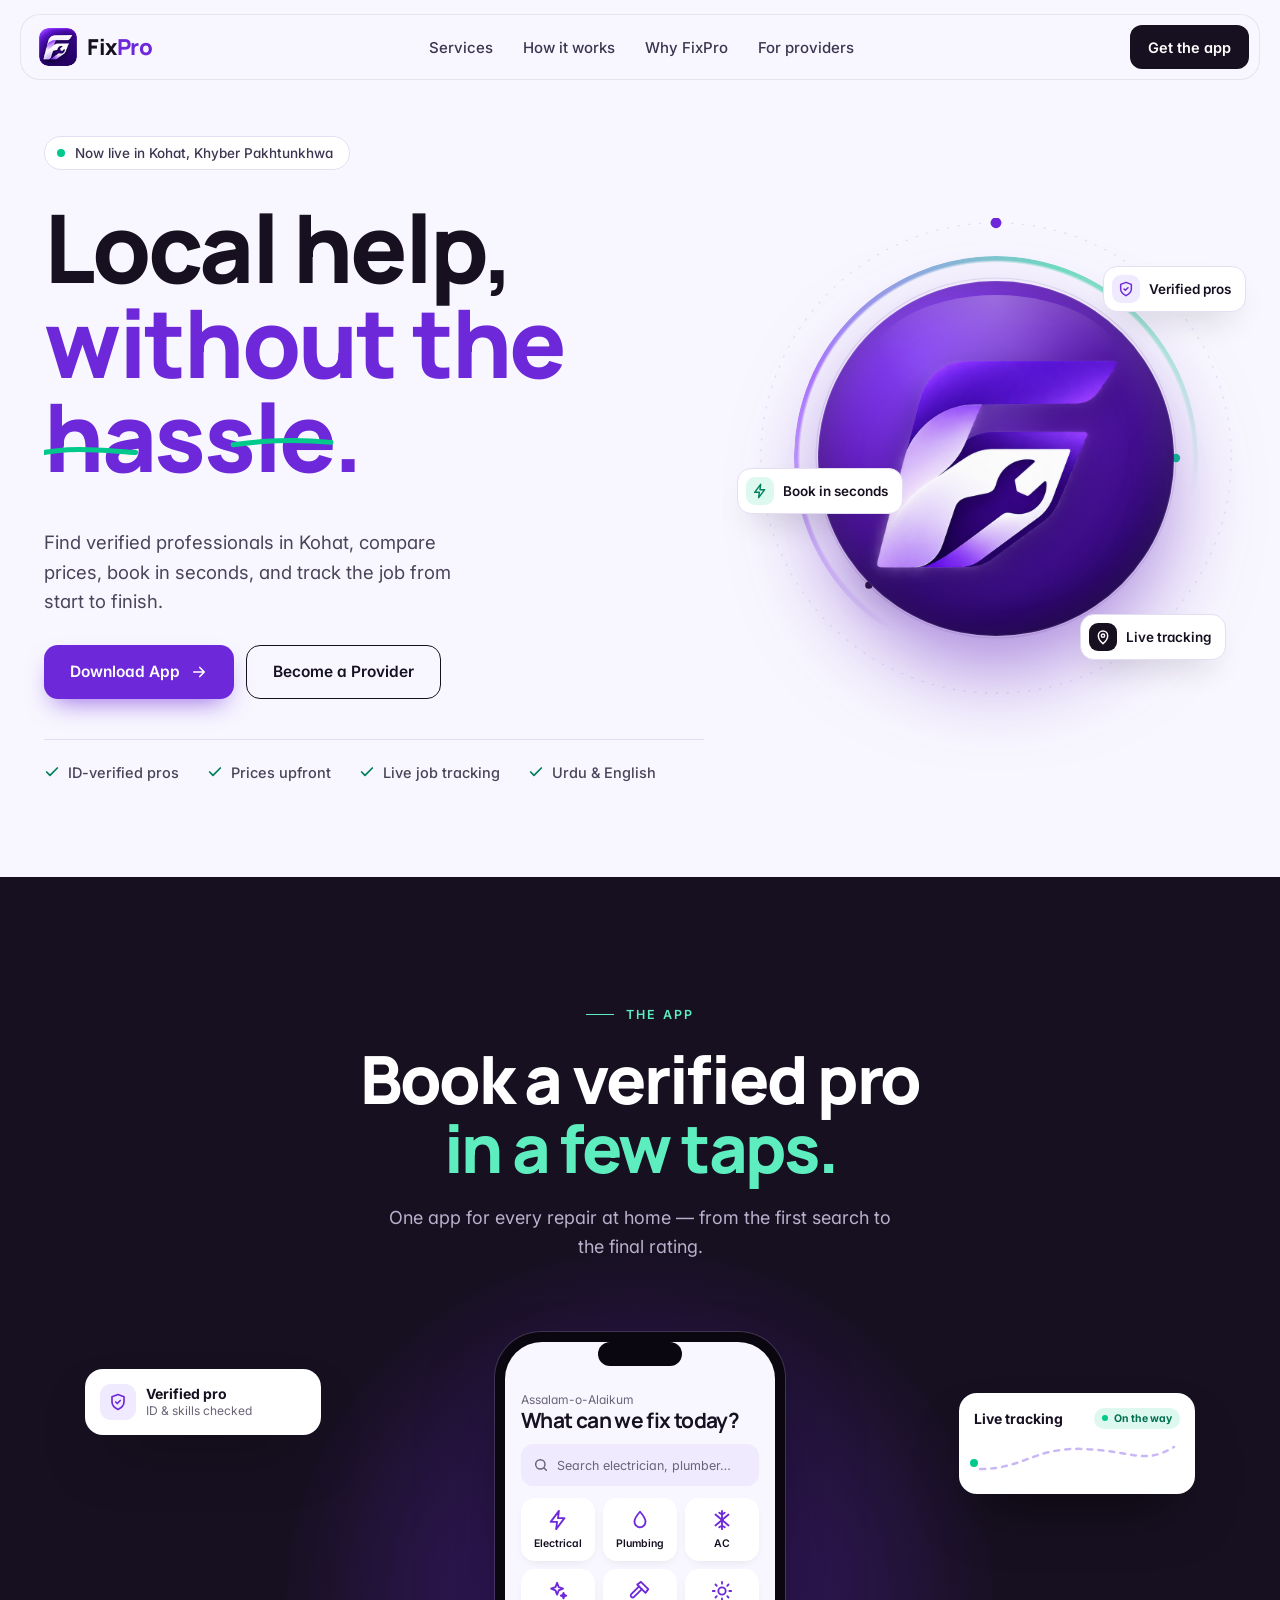
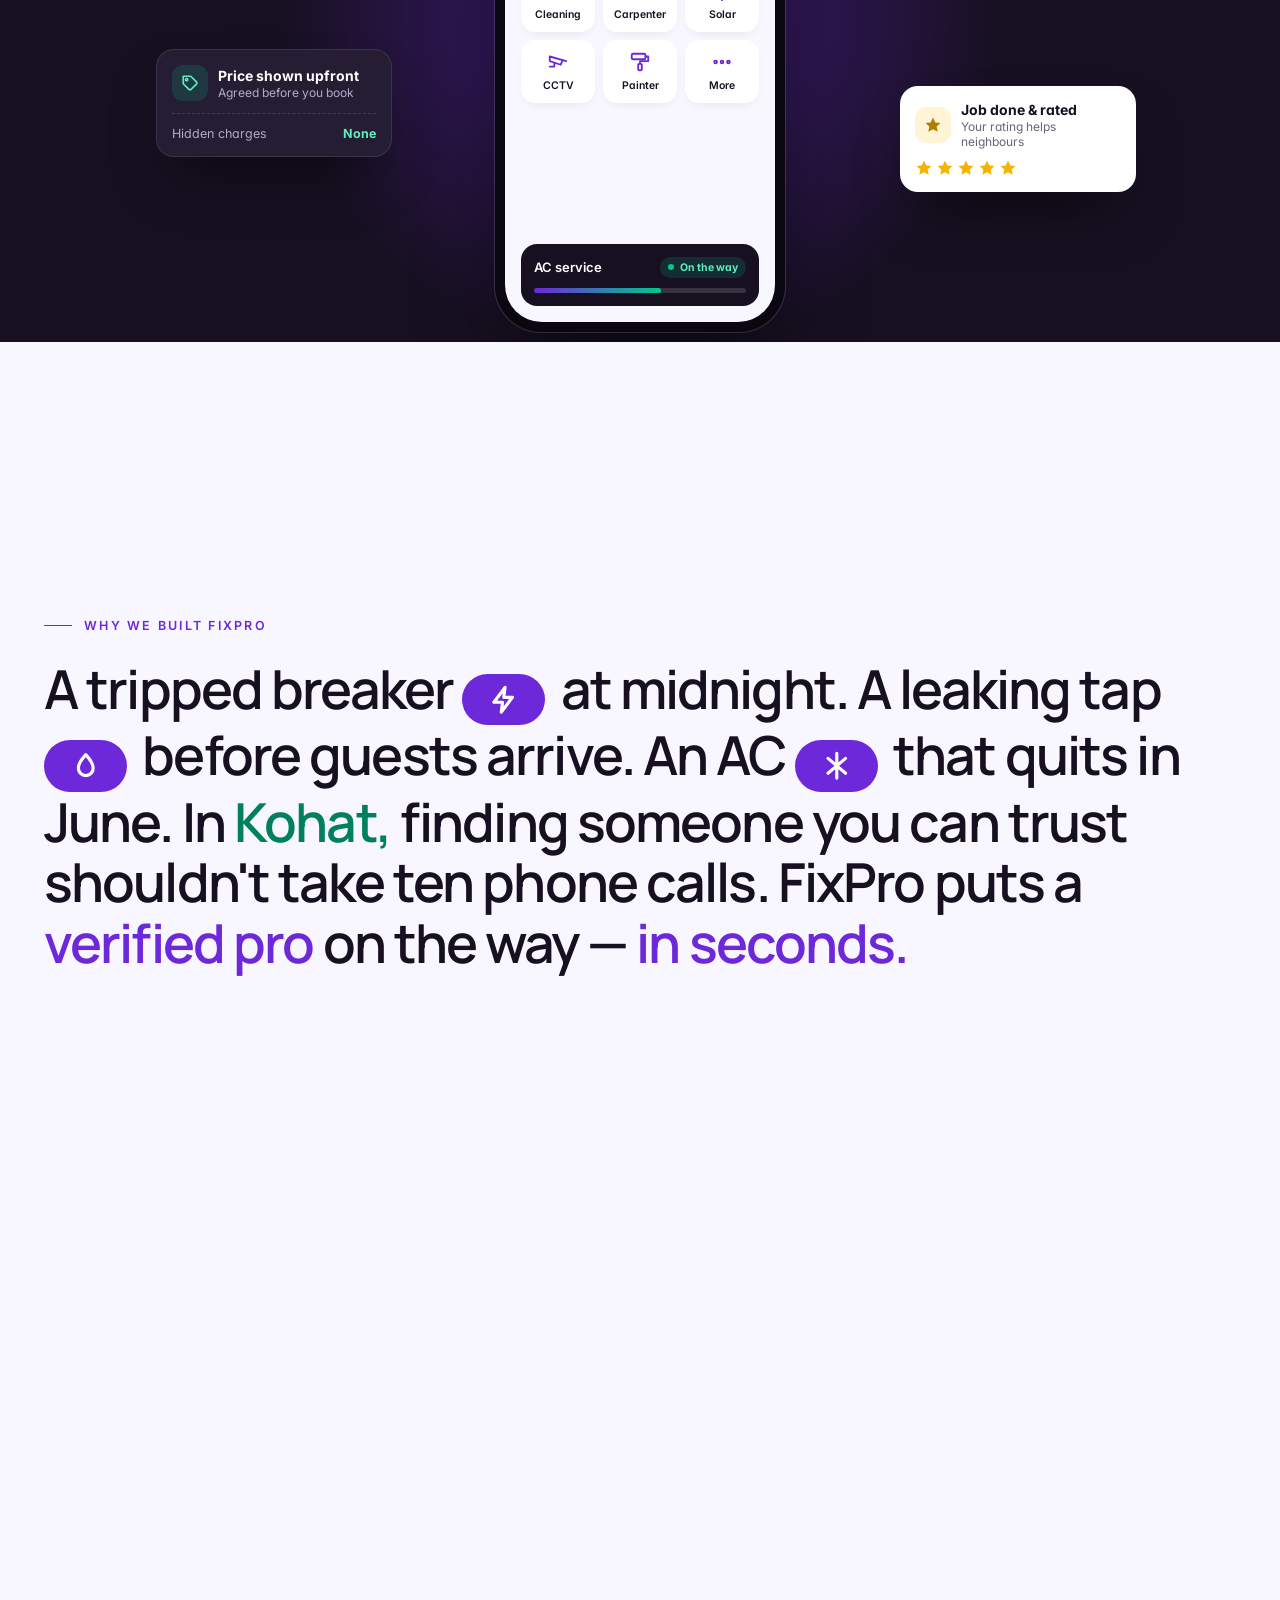
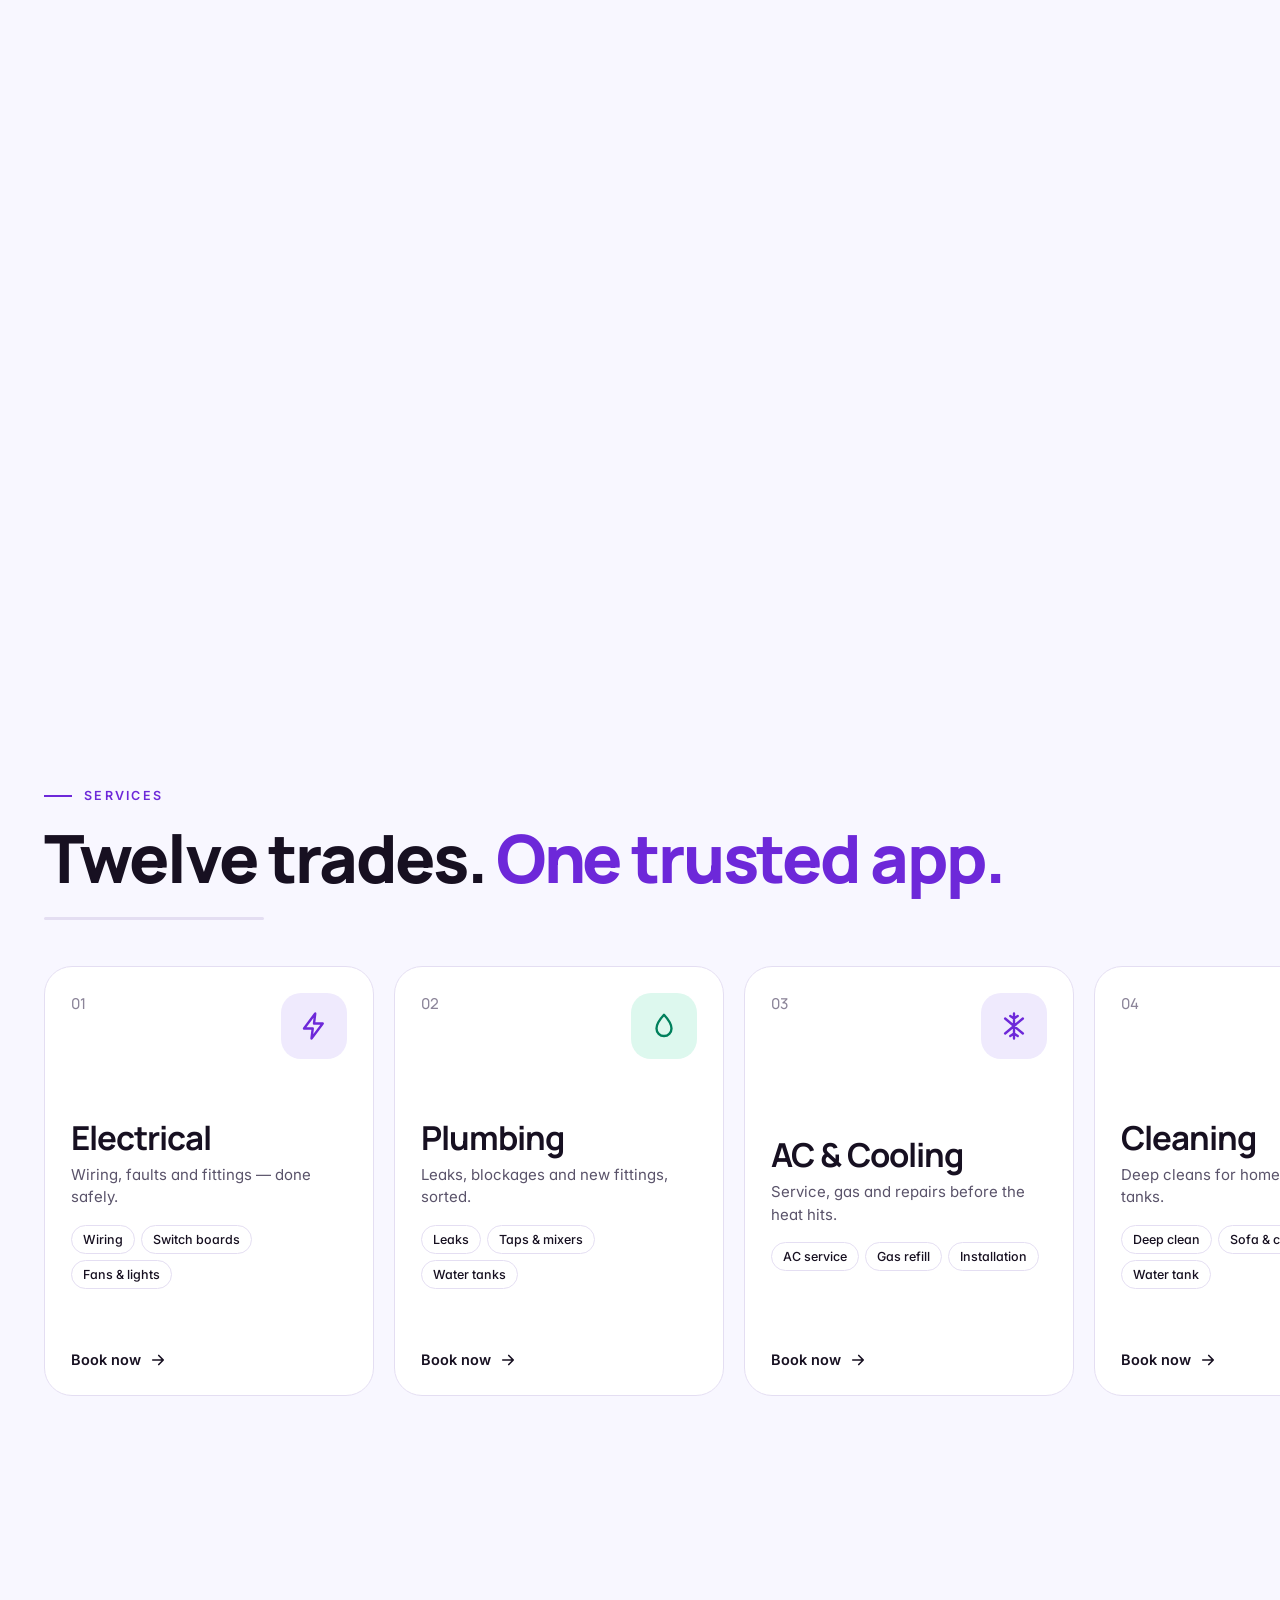
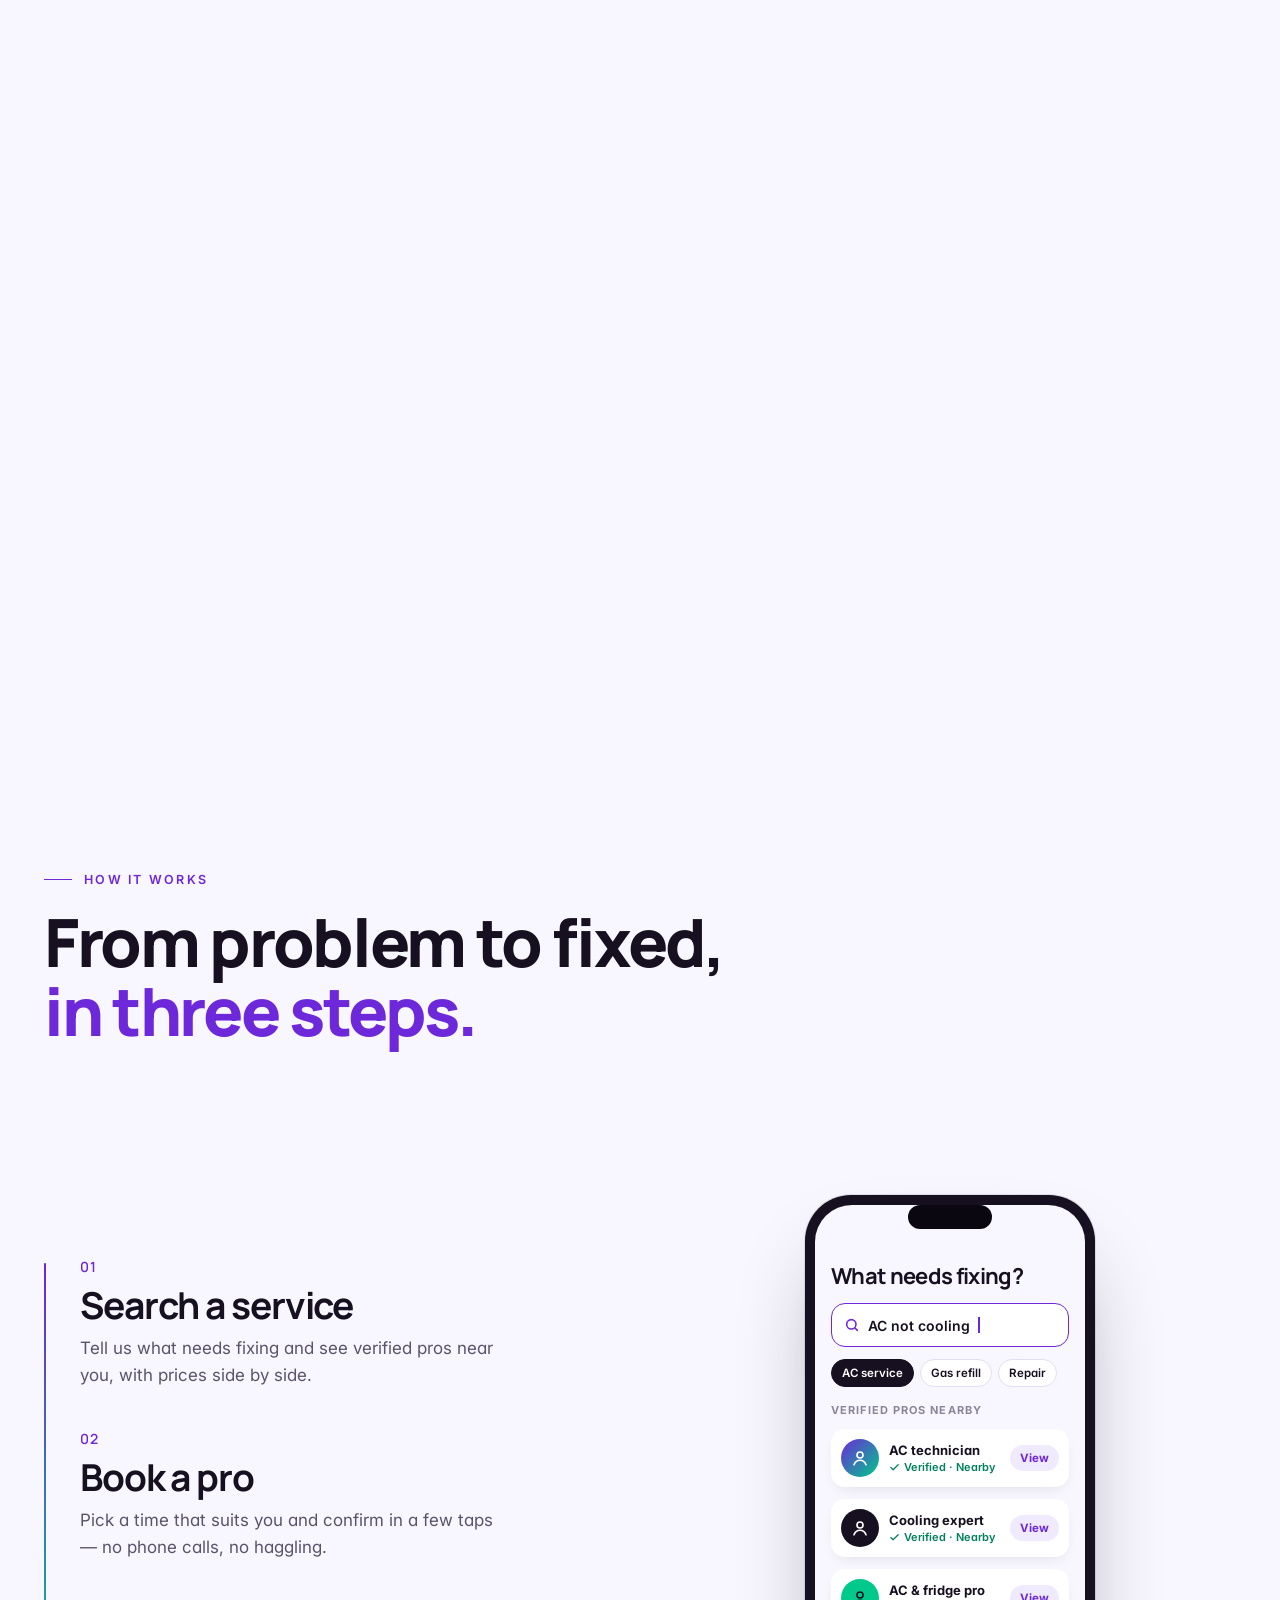
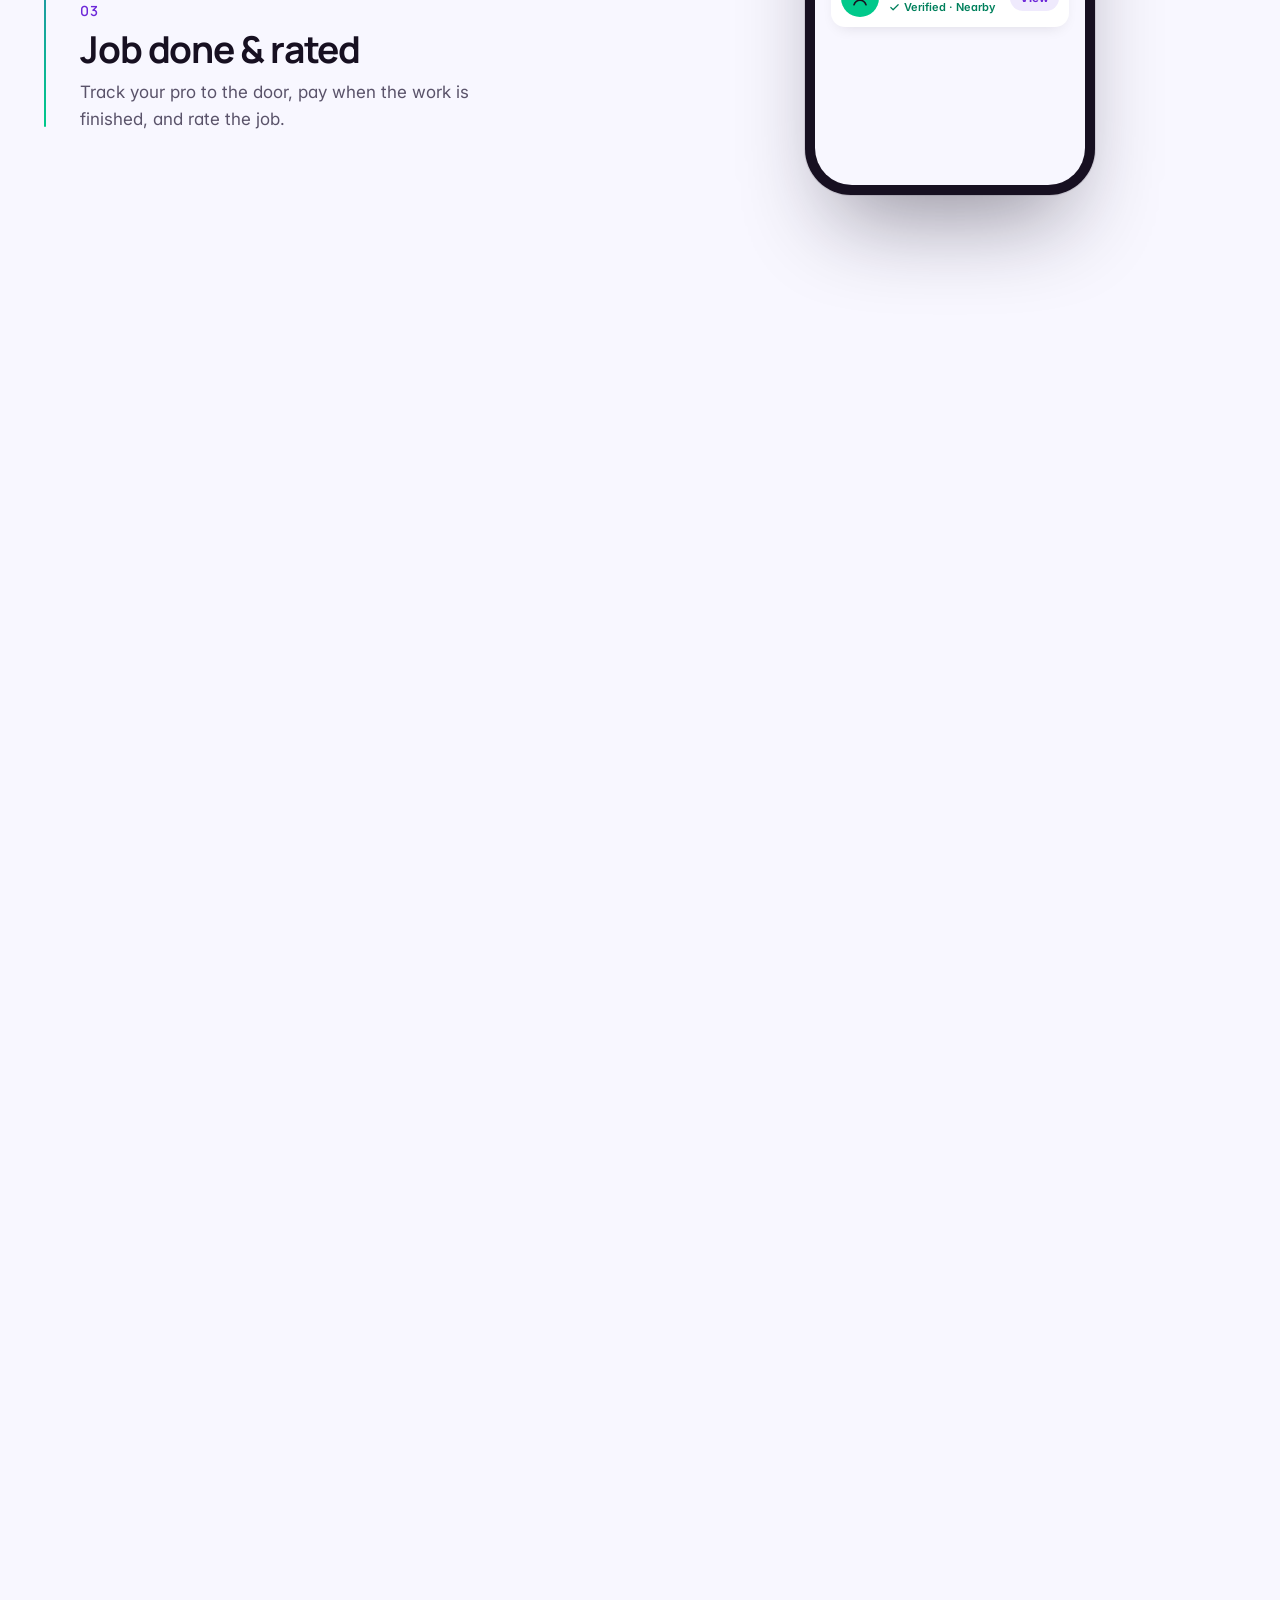
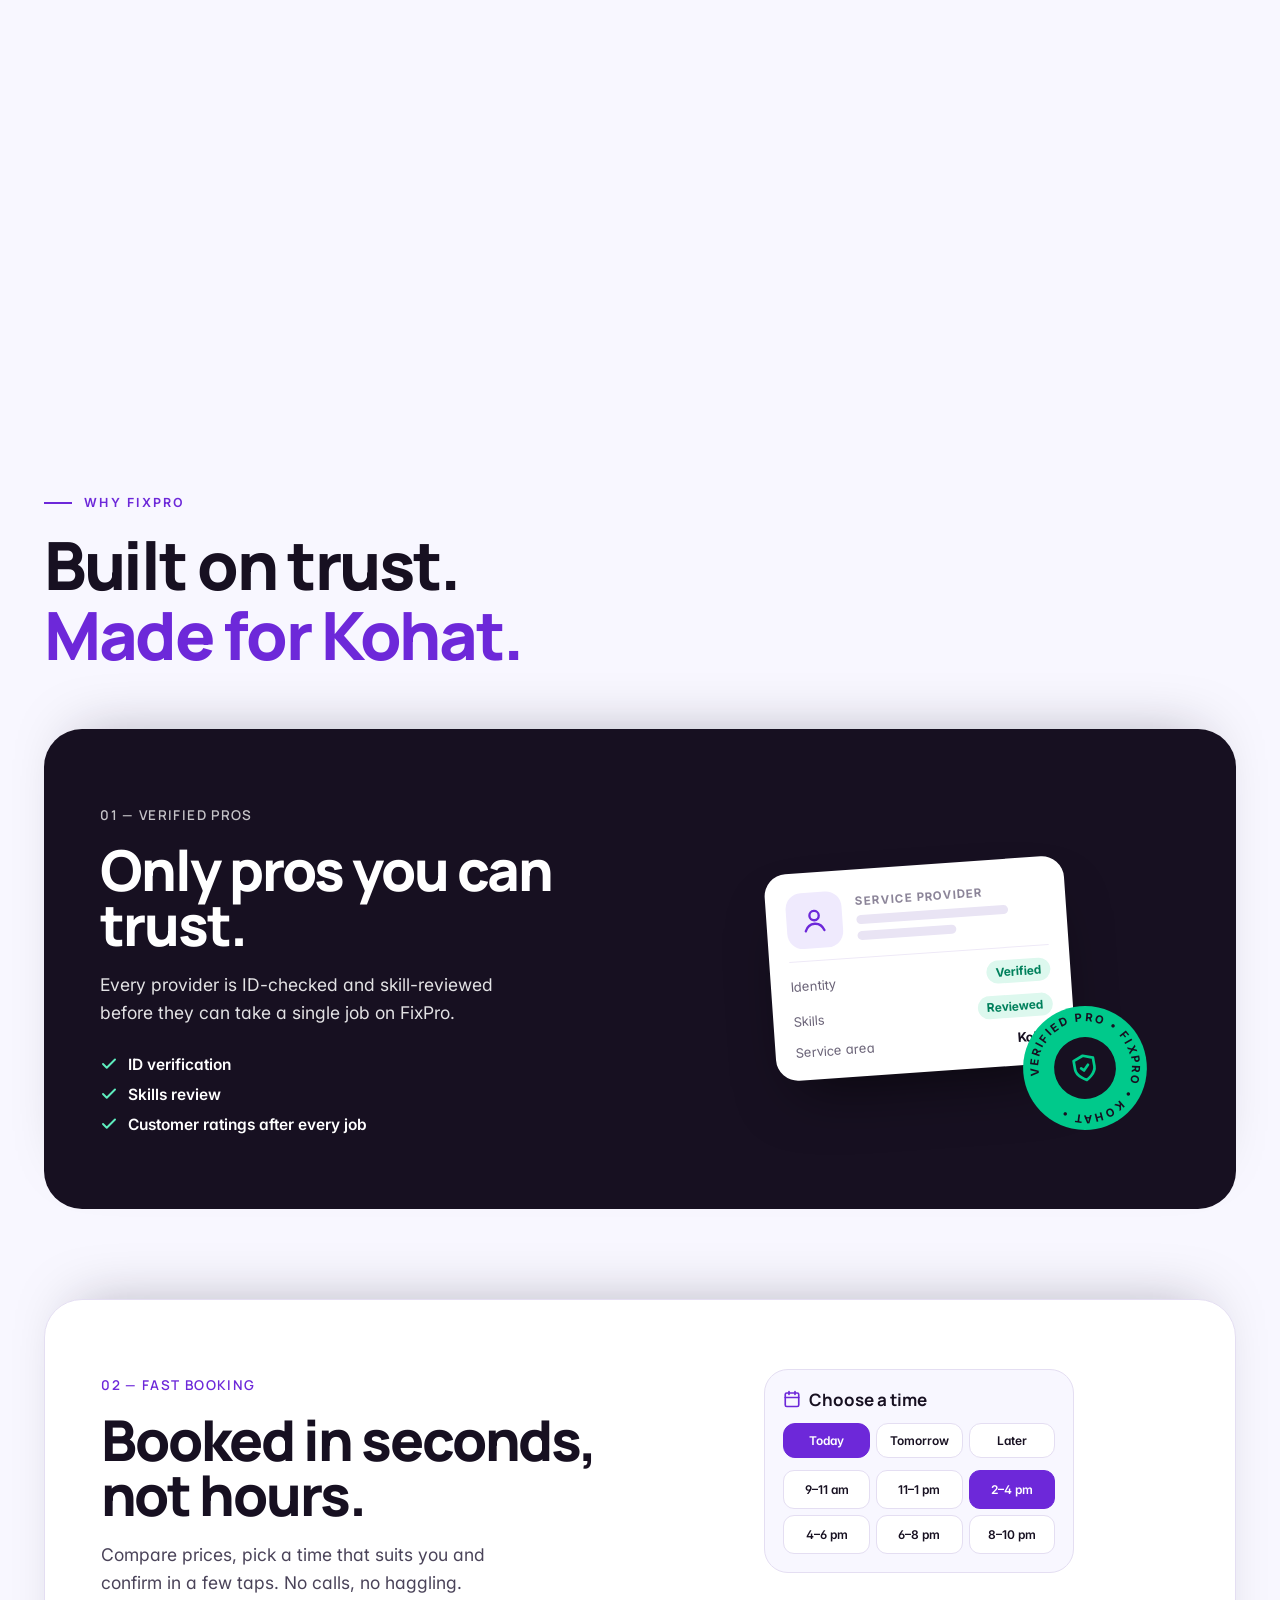
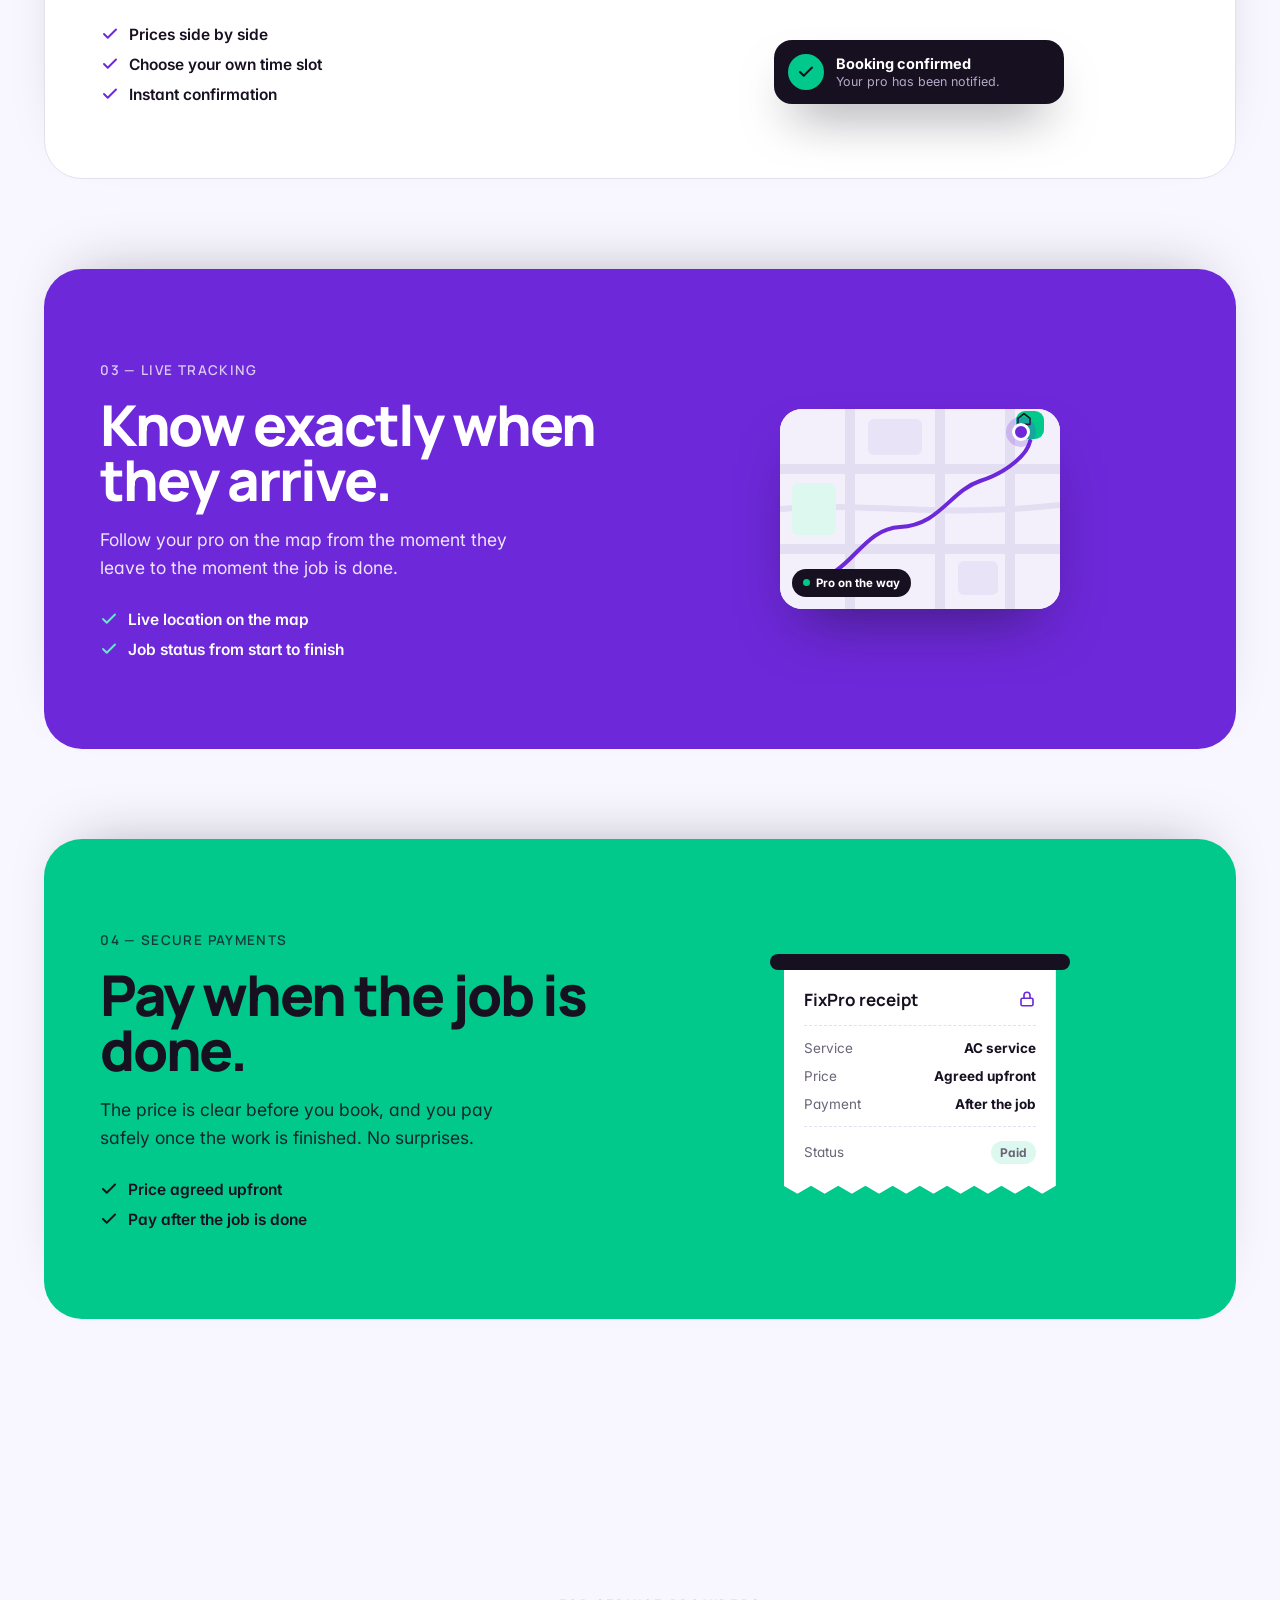
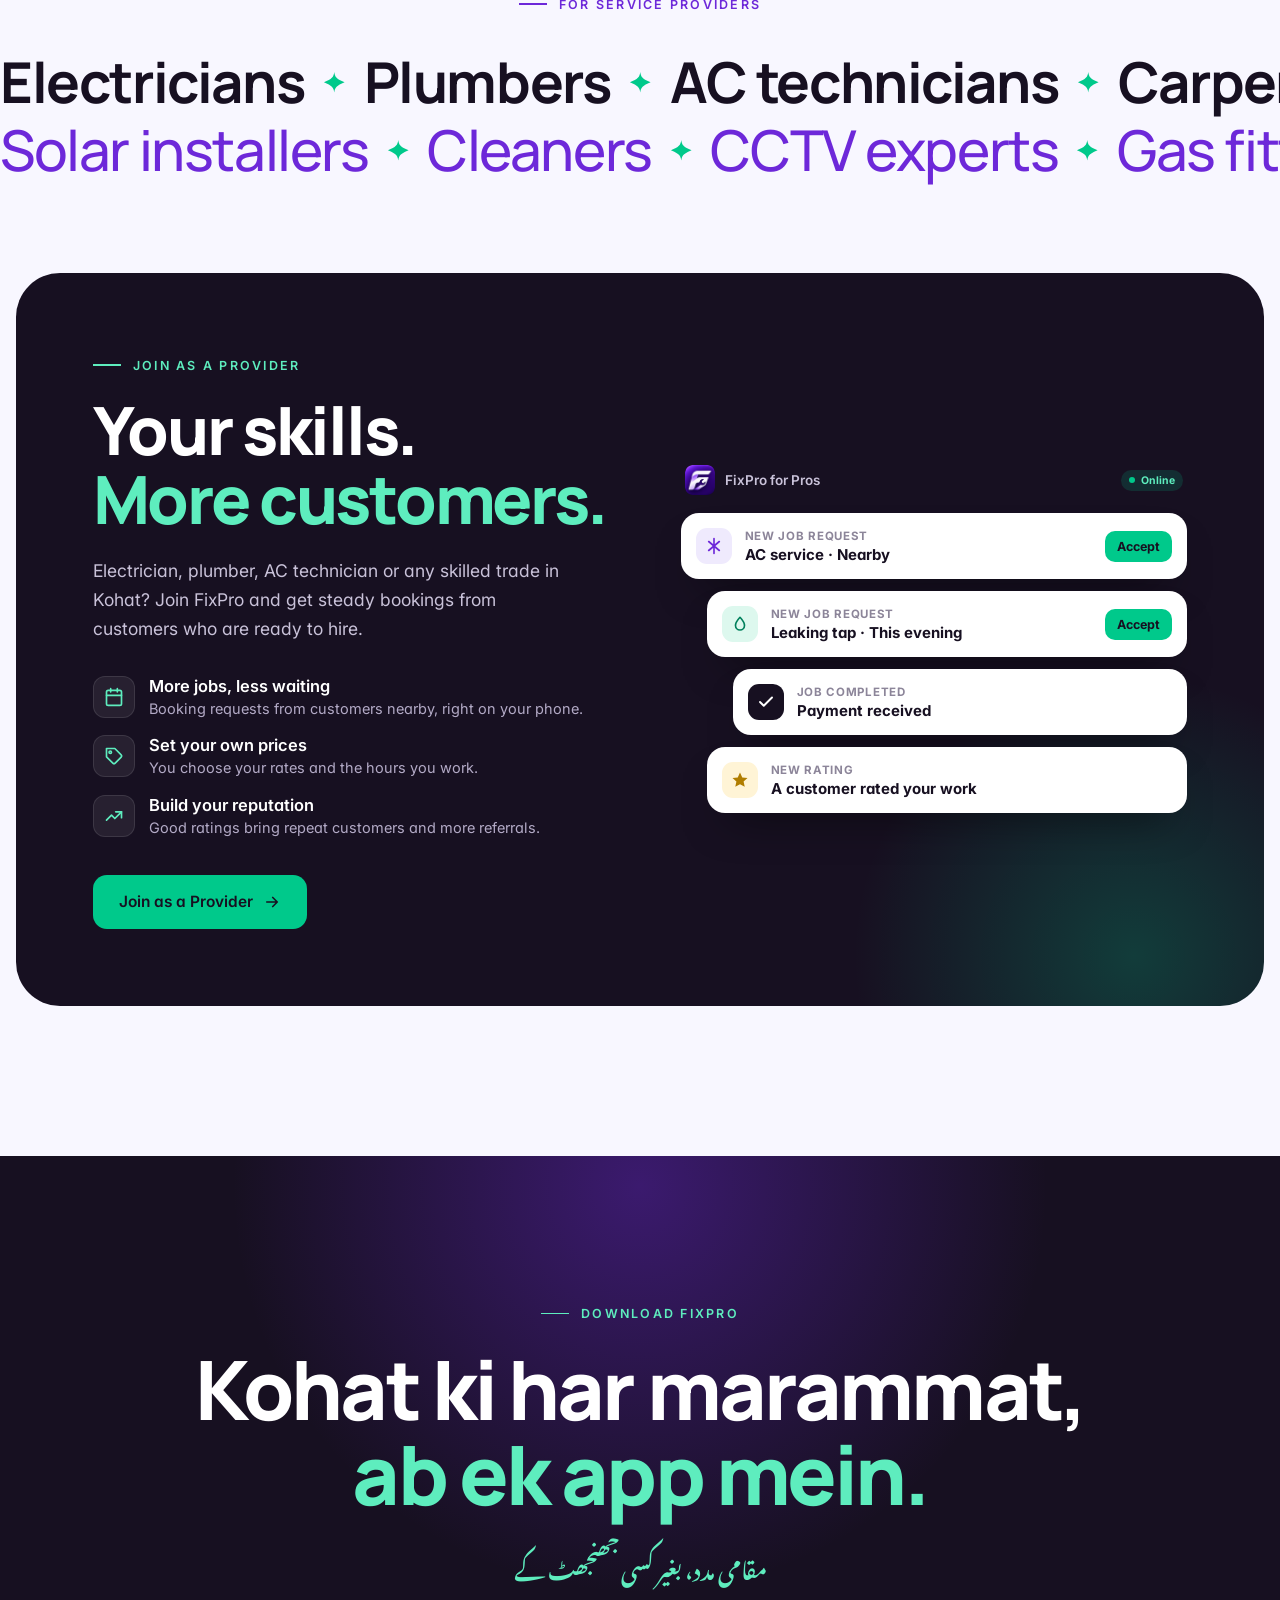
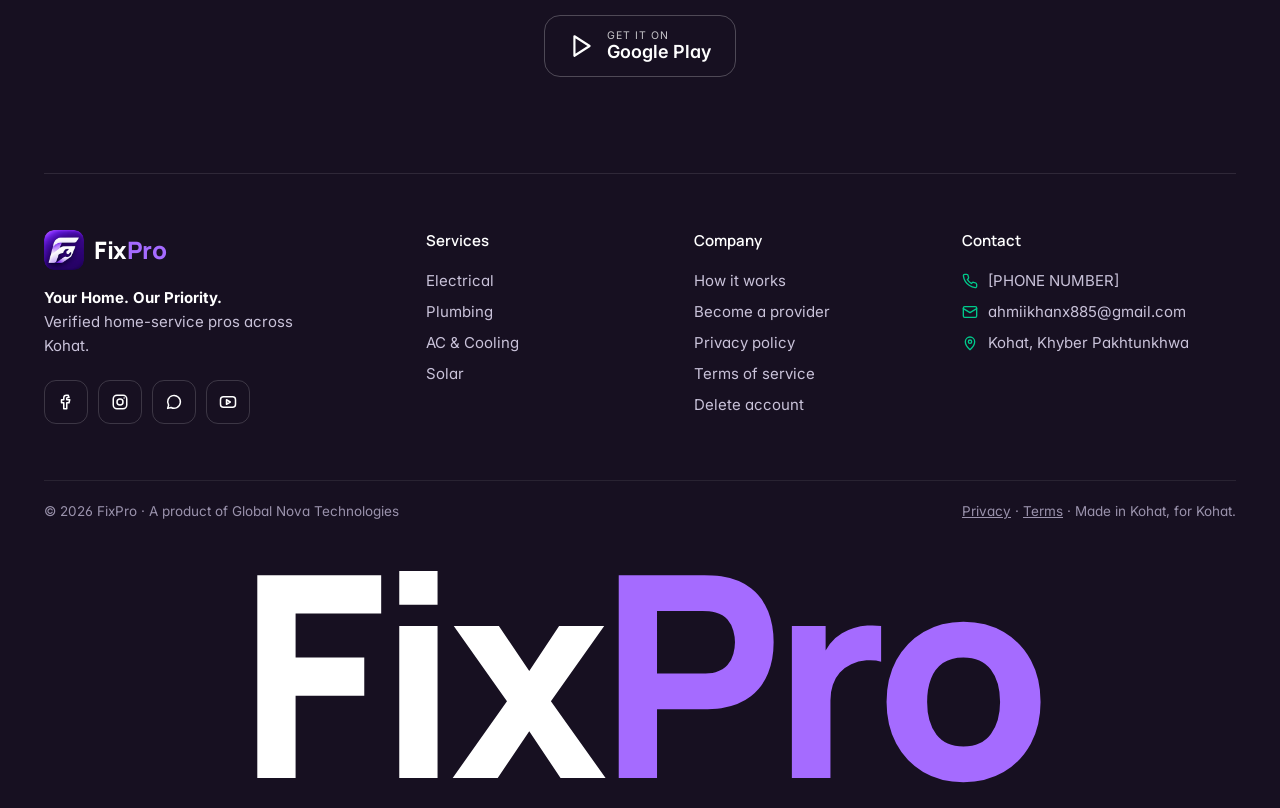
<file: index.html>
<!doctype html>
<html lang="en">
<head>
<meta charset="utf-8">
<meta name="viewport" content="width=device-width, initial-scale=1">
<title>FixPro — Your Home. Our Priority.</title>
<meta name="description" content="Find verified professionals in Kohat, compare prices, book in seconds, and track the job from start to finish.">
<meta name="theme-color" content="#5F1AB9">
<link rel="icon" type="image/png" href="img/favicon.png">
<link rel="apple-touch-icon" href="img/favicon.png">
<meta property="og:type" content="website">
<meta property="og:title" content="FixPro — Your Home. Our Priority.">
<meta property="og:description" content="Verified home-service pros in Kohat. Book in seconds and track the job from start to finish.">
<meta property="og:image" content="img/fixpro-og.png">
<meta name="twitter:card" content="summary">
<link rel="preconnect" href="https://fonts.googleapis.com">
<link rel="preconnect" href="https://fonts.gstatic.com" crossorigin>
<link href="https://fonts.googleapis.com/css2?family=Inter:wght@400..700&amp;family=Manrope:wght@500..800&amp;family=Noto+Nastaliq+Urdu:wght@600&amp;display=swap" rel="stylesheet">
<style>
body{margin:0;background:#F8F7FF}
html{scroll-behavior:smooth}
.fp *,.fp *::before,.fp *::after{box-sizing:border-box}
a{color:#6D28D9}a:hover{color:#4C1D95}
button{font-family:inherit}
.fp{font-family:'Inter',system-ui,sans-serif;color:#171021;background:#F8F7FF;overflow-x:clip;-webkit-font-smoothing:antialiased;-moz-osx-font-smoothing:grayscale;text-rendering:optimizeLegibility;font-feature-settings:'cv11','ss01';font-size:16px}
.disp{font-family:'Manrope',system-ui,sans-serif}
.ser{font-family:inherit;font-style:normal;font-weight:inherit;color:#6D28D9}
.wrap{max-width:1240px;margin:0 auto;padding:0 24px}
.eyb{display:inline-flex;align-items:center;gap:12px;font-size:12.5px;font-weight:600;letter-spacing:.18em;text-transform:uppercase;color:#6D28D9}
.eyb::before{content:"";width:28px;height:1.5px;background:currentColor}
.eyb-l{color:#5EEDBE}
.h2{margin:0;font-family:'Manrope',sans-serif;font-weight:800;font-size:clamp(38px,5.2vw,76px);line-height:1.04;letter-spacing:-.035em}
.h2 .ser{letter-spacing:inherit}
.ln{display:block;overflow:clip;padding-bottom:.12em;margin-bottom:-.12em}
.ln>span{display:inline-block}

/* ---------- keyframes ---------- */
@keyframes lineUp{from{transform:translateY(112%) rotate(4deg)}to{transform:none}}
@keyframes fadeUp{from{opacity:0;transform:translateY(26px)}to{opacity:1;transform:none}}
@keyframes wipeUp{from{clip-path:inset(100% 0 0 0)}to{clip-path:inset(0 0 0 0)}}
@keyframes slideIn{from{opacity:0;transform:translateX(-18px)}to{opacity:1;transform:none}}
@keyframes popIn{0%{transform:scale(0)}70%{transform:scale(1.14)}100%{transform:scale(1)}}
@keyframes drawIn{from{stroke-dashoffset:100}to{stroke-dashoffset:0}}
@keyframes twinkle{0%,100%{transform:scale(1) rotate(0deg)}50%{transform:scale(.8) rotate(22deg)}}
@keyframes pulse{0%{box-shadow:0 0 0 0 rgba(0,201,139,.55)}80%,100%{box-shadow:0 0 0 10px rgba(0,201,139,0)}}
@keyframes spin{to{transform:rotate(360deg)}}
@keyframes blink{50%{opacity:0}}
@keyframes bob{0%,100%{transform:translateY(0)}50%{transform:translateY(-8px)}}
@keyframes ride{from{offset-distance:0%}to{offset-distance:100%}}
@keyframes fillLoop{from{width:22%}to{width:80%}}

/* ---------- nav ---------- */
.nav{position:sticky;top:0;z-index:60;padding:14px 16px 0;pointer-events:none}
.nav-pill{pointer-events:auto;max-width:1240px;margin:0 auto;display:flex;align-items:center;justify-content:space-between;gap:16px;padding:10px 10px 10px 18px;border-radius:20px;background:rgba(248,247,255,.8);backdrop-filter:blur(18px) saturate(160%);-webkit-backdrop-filter:blur(18px) saturate(160%);border:1px solid rgba(23,16,33,.08);position:relative;overflow:clip}
.nav-links{display:flex;gap:30px;font-size:15px;font-weight:500}
.nav-links a{color:#3D3550;text-decoration:none;position:relative;padding:6px 0}
.nav-links a::after{content:"";position:absolute;left:0;right:0;bottom:0;height:1.5px;background:#6D28D9;transform:scaleX(0);transform-origin:right;transition:transform .4s cubic-bezier(.16,1,.3,1)}
.nav-links a:hover{color:#171021}
.nav-links a:hover::after{transform:scaleX(1);transform-origin:left}
.nav-prog{position:absolute;left:0;right:0;bottom:0;height:2px;background:linear-gradient(90deg,#6D28D9,#00C98B);transform-origin:left;transform:scaleX(0)}
.menu-btn{display:none;width:44px;height:44px;border-radius:12px;border:1px solid rgba(23,16,33,.12);background:#fff;color:#171021;align-items:center;justify-content:center;cursor:pointer;padding:0}
.menu[hidden]{display:none !important}
.menu{pointer-events:auto;max-width:1240px;margin:8px auto 0;padding:10px;border-radius:20px;background:#fff;border:1px solid rgba(23,16,33,.08);box-shadow:0 20px 40px -20px rgba(23,16,33,.3);display:flex;flex-direction:column;animation:fadeUp .3s ease both}
.menu a{color:#171021;text-decoration:none;font-weight:600;font-size:17px;padding:14px 12px;border-radius:12px}
.menu a:hover{background:#F1ECFD}

/* ---------- buttons ---------- */
.btn{display:inline-flex;align-items:center;gap:10px;min-height:54px;padding:0 26px;border-radius:14px;font-weight:600;font-size:15.5px;text-decoration:none;transition:transform .3s cubic-bezier(.16,1,.3,1),background-color .3s,color .3s,box-shadow .3s;white-space:nowrap}
.btn svg{transition:transform .35s cubic-bezier(.16,1,.3,1)}
.btn:hover svg{transform:translateX(4px)}
.btn-p{background:#6D28D9;color:#fff;box-shadow:0 12px 26px -10px rgba(109,40,217,.7)}
.btn-p:hover{background:#5B21B6;color:#fff;transform:translateY(-2px)}
.btn-o{border:1.5px solid #171021;color:#171021}
.btn-o:hover{background:#171021;color:#fff}
.btn-i{background:#171021;color:#fff}
.btn-i:hover{background:#2E2440;color:#fff}
.btn-m{background:#00C98B;color:#171021}
.btn-m:hover{background:#3BE2AC;color:#171021;transform:translateY(-2px)}
.btn-sm{min-height:44px;padding:0 18px;font-size:14.5px;border-radius:12px}

/* ---------- hero ---------- */
.hero{padding:56px 0 96px;position:relative}
.hero-grid{display:grid;grid-template-columns:minmax(0,1.32fr) minmax(0,1fr);gap:32px;align-items:center}
.badge{display:inline-flex;align-items:center;gap:10px;padding:8px 16px 8px 12px;border-radius:999px;background:#fff;border:1px solid #E4DEF2;font-size:13.5px;font-weight:500;color:#3D3550}
.dot{width:8px;height:8px;border-radius:50%;background:#00C98B;animation:pulse 2s ease-out infinite;flex:none}
.h1{margin:30px 0 0;font-family:'Manrope',sans-serif;font-weight:800;font-size:clamp(52px,7.4vw,118px);line-height:1;letter-spacing:-.03em}
.h1 .ser{color:#6D28D9;letter-spacing:-.025em}
.h1 .ln>span{animation:lineUp 1.2s cubic-bezier(.16,1,.3,1) both}
.strike{position:relative;display:inline-block}
.strike svg{position:absolute;left:-4%;top:46%;width:108%;height:.34em;overflow:visible}
.strike path{stroke-dasharray:100;animation:drawIn 1s cubic-bezier(.65,0,.35,1) 1.45s both}
.hero-sub{display:flex;flex-wrap:wrap;align-items:flex-end;justify-content:space-between;gap:28px;margin-top:44px}
.hero-sub p{margin:0;max-width:430px;font-size:18.5px;line-height:1.6;color:#4A4359}
.ctas{display:flex;flex-wrap:wrap;gap:12px}
.trust{display:flex;flex-wrap:wrap;gap:10px 28px;margin-top:40px;padding-top:24px;border-top:1px solid #E4DEF2;font-size:14.5px;font-weight:500;color:#4A4359}
.trust span{display:inline-flex;align-items:center;gap:8px}
.fu{animation:fadeUp 1s cubic-bezier(.16,1,.3,1) both}
.mark-art{position:relative;width:100%;max-width:480px;justify-self:end;aspect-ratio:1/1;display:flex;align-items:center;justify-content:center}
.rings{position:absolute;inset:0;width:100%;height:100%;animation:spin 90s linear infinite}
.mark-svg{position:relative;width:68%;height:auto;overflow:visible}
.mk-g{transform-box:fill-box;transform-origin:center}
.mk-f{animation:wipeUp 1.1s cubic-bezier(.7,0,.2,1) .3s both}
.mk-p{animation:wipeUp 1.1s cubic-bezier(.7,0,.2,1) .48s both}
.mk-pu{animation:slideIn .8s cubic-bezier(.16,1,.3,1) 1s both}
.mk-c{transform-box:fill-box;transform-origin:center;animation:popIn .75s cubic-bezier(.2,.8,.2,1) 1.2s both}
.mk-s{transform-box:fill-box;transform-origin:center;animation:popIn .6s cubic-bezier(.2,.8,.2,1) 1.45s both,twinkle 3.4s ease-in-out 2.2s infinite}
.tagpos{position:absolute;z-index:2}
.tag{display:inline-flex;align-items:center;gap:9px;padding:8px 14px 8px 8px;border-radius:14px;background:#fff;border:1px solid #E4DEF2;box-shadow:0 16px 34px -16px rgba(23,16,33,.3);font-size:13.5px;font-weight:600;white-space:nowrap;animation:fadeUp .9s cubic-bezier(.16,1,.3,1) both}
.tag i{display:flex;width:28px;height:28px;border-radius:9px;align-items:center;justify-content:center;font-style:normal}
.bob{animation:bob 6s ease-in-out infinite}
.t-p{background:#EFEAFD;color:#6D28D9}.t-m{background:#DDF8EE;color:#00805C}.t-i{background:#171021;color:#fff}

/* ---------- stage ---------- */
.stage{position:relative;background:#171021;color:#fff;overflow:clip;padding:130px 0 0}
.stage-head{position:relative;z-index:2;text-align:center;display:flex;flex-direction:column;align-items:center;gap:22px;padding:0 24px}
.stage-head p{margin:0;max-width:520px;font-size:18px;line-height:1.6;color:#B9B1CC}
.stage-body{position:relative;max-width:1180px;height:610px;margin:70px auto 0}
.stage-glow{position:absolute;left:50%;top:30%;width:820px;height:820px;margin-left:-410px;border-radius:50%;background:radial-gradient(circle,rgba(109,40,217,.5),rgba(109,40,217,0) 62%);pointer-events:none}
.phone{position:relative;width:290px;height:600px;border-radius:46px;background:#0B0711;padding:10px;box-shadow:0 0 0 1px rgba(255,255,255,.14),0 50px 90px -24px rgba(0,0,0,.7)}
.phone-l{background:#171021;box-shadow:0 0 0 1px rgba(23,16,33,.1),0 50px 90px -30px rgba(23,16,33,.45)}
.phone-scr{position:relative;width:100%;height:100%;border-radius:37px;background:#F8F7FF;overflow:clip;color:#171021}
.notch{position:absolute;left:50%;top:10px;width:84px;height:24px;margin-left:-42px;border-radius:14px;background:#0B0711;z-index:3}
.stage-phone{position:absolute;left:50%;top:0;margin-left:-145px;z-index:1}
.hm{position:absolute;inset:0;padding:50px 16px 16px;display:flex;flex-direction:column;gap:12px}
.hm-hi{font-size:12px;color:#6B6478}
.hm-t{font-family:'Manrope',system-ui,sans-serif;font-weight:700;font-size:21px;letter-spacing:-.03em;line-height:1.1;margin-top:2px}
.hm-s{display:flex;align-items:center;gap:8px;height:42px;padding:0 12px;border-radius:12px;background:#EFEAFD;color:#6B6478;font-size:12.5px}
.hm-g{display:grid;grid-template-columns:repeat(3,minmax(0,1fr));gap:8px}
.hm-g span{display:flex;flex-direction:column;align-items:center;gap:6px;padding:11px 0;border-radius:14px;background:#fff;font-size:10.5px;font-weight:600;box-shadow:0 4px 12px -6px rgba(23,16,33,.14)}
.hm-g svg{color:#6D28D9}
.hm-b{background:#171021;color:#fff;border-radius:16px;padding:13px;display:flex;flex-direction:column;gap:10px;margin-top:auto}
.hm-b div{display:flex;justify-content:space-between;align-items:center;font-size:13px;font-weight:600}
.live{display:inline-flex;align-items:center;gap:6px;font-size:10.5px;font-weight:700;padding:4px 8px;border-radius:999px;background:rgba(0,201,139,.16);color:#5EEDBE}
.live .dot{width:6px;height:6px}
.track{height:5px;border-radius:5px;background:rgba(255,255,255,.14);overflow:clip}
.track i{display:block;height:100%;width:60%;background:linear-gradient(90deg,#6D28D9,#00C98B);border-radius:5px;animation:fillLoop 5s ease-in-out infinite alternate}
.flt{position:absolute;z-index:2}
.fcard{background:#fff;color:#171021;border-radius:18px;padding:15px;box-shadow:0 30px 60px -24px rgba(0,0,0,.65);display:flex;flex-direction:column;gap:10px;width:236px}
.fcard-d{background:#251D33;color:#fff;border:1px solid rgba(255,255,255,.1)}
.fc-row{display:flex;align-items:center;gap:10px}
.fc-row b{font-size:14px;font-weight:700;display:block}
.fc-row small{font-size:12px;color:#6B6478;display:block;margin-top:1px}
.fcard-d .fc-row small{color:#B3AAC6}
.fi{flex:none;width:36px;height:36px;border-radius:11px;display:flex;align-items:center;justify-content:center}
.mini{position:relative;height:40px}
.mini-dot{position:absolute;left:0;top:0;width:12px;height:12px;margin:-6px 0 0 -6px;border-radius:50%;background:#00C98B;border:2px solid #fff;offset-path:path('M6 30 C 50 30 60 8 110 10 S 170 26 200 8');offset-rotate:0deg;animation:ride 4s ease-in-out infinite alternate}
.stars{display:flex;gap:3px;color:#F5B300}
.tick{border-top:1.5px dashed #E4DEF2;margin:2px 0}

/* ---------- manifesto ---------- */
.mani{height:1900px;view-timeline:--mani block;position:relative}
.pin-in{position:sticky;top:0;height:min(100svh,900px);display:flex;align-items:center;overflow:clip}
.mani-txt{margin:26px 0 0;font-family:'Manrope',sans-serif;font-weight:600;font-size:clamp(28px,4.2vw,62px);line-height:1.13;letter-spacing:-.035em;max-width:1140px}
.mw{color:#171021}
.mw-m{color:#00805C}
.mw-p{color:#6D28D9}
.mw.ser{}
.mchip{display:inline-flex;align-items:center;justify-content:center;width:1.55em;height:.96em;border-radius:999px;background:#6D28D9;color:#fff;vertical-align:-.1em;margin-right:.28em}
.mchip svg{width:.55em;height:.55em}

/* ---------- services (horizontal) ---------- */
.hs{height:3300px;view-timeline:--svc block;position:relative}
.hs .pin-in{flex-direction:column;align-items:stretch;justify-content:center;gap:46px}
.hs-head{display:flex;flex-wrap:wrap;align-items:flex-end;justify-content:space-between;gap:24px;width:100%}
.hs-bar{width:220px;height:3px;background:#E4DEF2;border-radius:3px;overflow:clip}
.hs-bar i{display:block;height:100%;background:#171021;transform-origin:left}
.hs-track{display:flex;gap:20px;width:max-content;padding:0 max(24px,calc((100vw - 1192px) / 2))}
.svc{flex:none;width:330px;height:430px;border-radius:28px;background:#fff;border:1px solid #E4DEF2;padding:26px;display:flex;flex-direction:column;justify-content:space-between;text-decoration:none;color:#171021;transition:background-color .5s cubic-bezier(.16,1,.3,1),color .5s,border-color .5s,transform .5s cubic-bezier(.16,1,.3,1)}
.svc:hover{background:#171021;color:#fff;border-color:#171021;transform:translateY(-8px)}
.svc-top{display:flex;justify-content:space-between;align-items:flex-start}
.svc-num{font-family:'Manrope',system-ui,sans-serif;font-weight:500;font-size:15px;color:#8C8599;transition:color .5s}
.svc-ico{width:66px;height:66px;border-radius:20px;display:flex;align-items:center;justify-content:center;transition:background-color .5s,color .5s,transform .7s cubic-bezier(.16,1,.3,1)}
.ic-p{background:#EFEAFD;color:#6D28D9}.ic-m{background:#DDF8EE;color:#00805C}
.svc:hover .svc-ico{background:#6D28D9;color:#fff;transform:rotate(-10deg) scale(1.06)}
.svc h3{margin:0 0 10px;font-family:'Manrope',system-ui,sans-serif;font-weight:700;font-size:33px;letter-spacing:-.03em;line-height:1}
.svc p{margin:0;font-size:15px;line-height:1.5;color:#5A536A;transition:color .5s}
.svc:hover p{color:#C9C2D9}
.svc-tags{display:flex;flex-wrap:wrap;gap:6px;margin-top:16px}
.svc-tags span{font-size:12.5px;font-weight:500;padding:6px 11px;border-radius:999px;border:1px solid #E4DEF2;transition:border-color .5s}
.svc:hover .svc-tags span{border-color:rgba(255,255,255,.2)}
.svc-cta{display:inline-flex;align-items:center;gap:8px;font-weight:600;font-size:14.5px}
.svc-cta svg{transition:transform .4s cubic-bezier(.16,1,.3,1)}
.svc:hover .svc-cta svg{transform:translateX(6px)}
.svc-end{background:#6D28D9;color:#fff;border-color:#6D28D9}
.svc-end:hover{background:#171021;border-color:#171021}
.svc-end p{color:#E4DCFB}

/* ---------- how ---------- */
.sec-head{display:flex;flex-direction:column;gap:20px}
.how-head{padding:130px 0 0}
.how-pin{height:2500px;view-timeline:--how block;position:relative}
.how-grid{display:grid;grid-template-columns:minmax(0,1fr) minmax(0,1fr);gap:48px;align-items:center;width:100%}
.steps{position:relative;display:flex;flex-direction:column;gap:40px;padding-left:36px}
.rail{position:absolute;left:0;top:6px;bottom:6px;width:2px;background:#E4DEF2;border-radius:2px;overflow:clip}
.rail i{display:block;width:100%;height:100%;background:linear-gradient(#6D28D9,#00C98B);transform-origin:top}
.step{display:flex;flex-direction:column;gap:10px}
.step-n{font-family:'Manrope',system-ui,sans-serif;font-weight:600;font-size:14px;color:#6D28D9;letter-spacing:.08em}
.step h3{margin:0;font-family:'Manrope',system-ui,sans-serif;font-weight:700;font-size:clamp(26px,2.9vw,42px);letter-spacing:-.03em;line-height:1.04}
.step p{margin:0;font-size:17px;line-height:1.6;color:#5A536A;max-width:420px}
.how-vis{position:relative;display:flex;justify-content:center;align-items:center;height:640px}
.bignum{position:absolute;font-family:'Manrope',sans-serif;font-weight:800;letter-spacing:-.06em;font-size:440px;line-height:1;color:#ECE6FB;user-select:none;pointer-events:none}
.bn2,.bn3,.scr2,.scr3{opacity:0}
.how-phone-wrap{position:relative}
.scr{position:absolute;inset:0;padding:54px 16px 16px;display:flex;flex-direction:column;gap:12px}
.scr-t{font-family:'Manrope',system-ui,sans-serif;font-weight:700;font-size:22px;letter-spacing:-.03em;margin-top:2px}
.srch{display:flex;align-items:center;gap:8px;height:44px;padding:0 12px;border-radius:14px;background:#fff;border:1.5px solid #6D28D9;font-size:14px;font-weight:600}
.caret{width:1.5px;height:16px;background:#6D28D9;animation:blink 1s steps(1) infinite}
.chips{display:flex;gap:6px;flex-wrap:wrap}
.chips span{font-size:11.5px;font-weight:600;padding:6px 10px;border-radius:999px;background:#fff;border:1px solid #E4DEF2}
.chips .on{background:#171021;color:#fff;border-color:#171021}
.scr-l{font-size:11px;font-weight:700;letter-spacing:.1em;text-transform:uppercase;color:#8C8599;margin-top:4px}
.prow{display:flex;align-items:center;gap:10px;padding:10px;border-radius:14px;background:#fff;box-shadow:0 6px 16px -8px rgba(23,16,33,.16)}
.av{width:38px;height:38px;border-radius:50%;display:flex;align-items:center;justify-content:center;color:#fff;flex:none}
.av1{background:linear-gradient(135deg,#6D28D9,#00C98B)}.av2{background:#171021}.av3{background:#00C98B;color:#171021}
.pt{flex:1;min-width:0;display:flex;flex-direction:column;gap:2px}
.pt b{font-size:13px}
.pt small{font-size:11px;color:#00805C;font-weight:600;display:flex;align-items:center;gap:4px}
.pv{font-size:11.5px;font-weight:700;padding:6px 10px;border-radius:999px;background:#EFEAFD;color:#6D28D9}
.seg{display:flex;gap:6px}
.seg span{flex:1;text-align:center;padding:9px 0;border-radius:12px;background:#fff;border:1px solid #E4DEF2;font-size:12px;font-weight:600}
.seg .on{background:#6D28D9;border-color:#6D28D9;color:#fff}
.slots{display:grid;grid-template-columns:repeat(2,minmax(0,1fr));gap:6px}
.slots span{text-align:center;padding:12px 0;border-radius:12px;background:#fff;border:1px solid #E4DEF2;font-size:12.5px;font-weight:600}
.slots .on{background:#DDF8EE;border:1.5px solid #00C98B;color:#00704F}
.sum{padding:12px;border-radius:14px;background:#fff;display:flex;flex-direction:column;gap:8px;font-size:12.5px}
.sum div{display:flex;justify-content:space-between;gap:8px}
.sum span{color:#6B6478}
.sum b{font-weight:700;text-align:right}
.pbtn{margin-top:auto;text-align:center;padding:14px 0;border-radius:14px;font-weight:700;font-size:14px}
.done{align-items:center;text-align:center;padding-top:72px}
.chk{width:96px;height:96px;border-radius:50%;background:linear-gradient(135deg,#6D28D9,#00C98B);display:flex;align-items:center;justify-content:center;box-shadow:0 18px 40px -14px rgba(0,201,139,.6)}
.chk path{stroke-dasharray:100}
.star{display:block;color:#F5B300}
.review{width:100%;padding:12px 14px;border-radius:14px;background:#fff;font-size:12.5px;color:#8C8599;text-align:left;box-shadow:0 6px 16px -8px rgba(23,16,33,.16)}

/* ---------- why (stacked cards) ---------- */
.why-head{padding:150px 0 60px}
.stack{view-timeline:--stack block;padding-bottom:110px}
.card{position:sticky;min-height:480px;border-radius:38px;padding:clamp(28px,4.4vw,60px);display:grid;grid-template-columns:minmax(0,1fr) minmax(0,1fr);gap:40px;align-items:center;margin-bottom:90px;transform-origin:center top;box-shadow:0 -24px 60px -34px rgba(23,16,33,.35)}
.card:last-child{margin-bottom:0}
.c-ink{background:#171021;color:#fff}
.c-white{background:#fff;color:#171021;border:1px solid #E4DEF2}
.c-pur{background:#6D28D9;color:#fff}
.c-mint{background:#00C98B;color:#171021}
.card-k{font-family:'Manrope',system-ui,sans-serif;font-weight:600;font-size:13.5px;letter-spacing:.1em;text-transform:uppercase;opacity:.75}
.card h3{margin:18px 0 18px;font-family:'Manrope',system-ui,sans-serif;font-weight:800;font-size:clamp(36px,4.4vw,64px);letter-spacing:-.036em;line-height:.98}
.card p{margin:0;font-size:17.5px;line-height:1.6;max-width:440px;opacity:.88}
.card ul{list-style:none;margin:28px 0 0;padding:0;display:flex;flex-direction:column;gap:11px;font-weight:600;font-size:15.5px}
.card li{display:flex;align-items:center;gap:10px}
.vig{position:relative;display:flex;align-items:center;justify-content:center;min-height:340px}
.idc{width:300px;background:#fff;color:#171021;border-radius:22px;padding:20px;transform:rotate(-4deg);box-shadow:0 30px 60px -24px rgba(0,0,0,.6);display:flex;flex-direction:column;gap:12px}
.idc-top{display:flex;gap:14px;align-items:center;padding-bottom:12px;border-bottom:1px solid #EEE9F7}
.idc-av{width:56px;height:56px;border-radius:16px;background:#EFEAFD;color:#6D28D9;display:flex;align-items:center;justify-content:center}
.bar{display:block;height:9px;border-radius:9px;background:#E9E4F4}
.idl{display:flex;justify-content:space-between;align-items:center;font-size:13px;color:#6B6478}
.ok{display:inline-flex;align-items:center;gap:5px;font-weight:700;color:#00805C;background:#DDF8EE;padding:4px 9px;border-radius:999px;font-size:12px}
.stamp{position:absolute;right:6%;bottom:2%;width:128px;height:128px;transform:rotate(-10deg)}
.stamp text{font-family:'Inter',sans-serif}
.spin-slow{transform-origin:60px 60px;animation:spin 22s linear infinite}
.book{width:310px;background:#F8F7FF;border:1px solid #E4DEF2;border-radius:24px;padding:18px;display:flex;flex-direction:column;gap:12px}
.book-h{display:flex;align-items:center;gap:8px;font-family:'Manrope',system-ui,sans-serif;font-weight:700;font-size:17px}
.times{display:grid;grid-template-columns:repeat(3,minmax(0,1fr));gap:6px}
.times span{text-align:center;padding:11px 0;border-radius:11px;background:#fff;border:1px solid #E4DEF2;font-size:12px;font-weight:600}
.times .on{background:#6D28D9;border-color:#6D28D9;color:#fff}
.toast{position:absolute;left:50%;bottom:4%;width:290px;margin-left:-145px;background:#171021;color:#fff;border-radius:18px;padding:14px;display:flex;gap:12px;align-items:center;box-shadow:0 26px 50px -20px rgba(23,16,33,.6)}
.toast b{display:block;font-size:14.5px}
.toast small{display:block;font-size:12.5px;color:#B3AAC6;margin-top:2px}
.map{position:relative;width:280px;height:200px;border-radius:22px;background:#fff;overflow:clip;view-timeline:--map block;box-shadow:0 30px 60px -24px rgba(23,16,33,.55)}
.map svg{position:absolute;inset:0}
.route{stroke-dasharray:100}
.rider{position:absolute;left:0;top:0;width:18px;height:18px;margin:-9px 0 0 -9px;border-radius:50%;background:#6D28D9;border:3px solid #fff;box-shadow:0 0 0 6px rgba(109,40,217,.22);offset-path:path('M30 170 C 70 170 80 120 120 118 S 170 82 200 72 S 248 44 250 32');offset-rotate:0deg;offset-distance:100%}
.home{position:absolute;left:250px;top:32px;width:28px;height:28px;margin:-30px 0 0 -14px;border-radius:9px;background:#00C98B;color:#171021;display:flex;align-items:center;justify-content:center}
.map-chip{position:absolute;left:12px;bottom:12px;display:inline-flex;align-items:center;gap:6px;background:#171021;color:#fff;font-size:11.5px;font-weight:700;padding:7px 11px;border-radius:999px}
.rc-wrap{position:relative;width:300px;view-timeline:--rc block}
.slot{height:16px;border-radius:10px;background:#171021;position:relative;z-index:2}
.rc-clip{overflow:clip;margin:-8px 14px 0;padding-bottom:10px}
.rcpt{background:#fff;color:#171021;padding:26px 20px 30px;display:flex;flex-direction:column;gap:12px;font-size:13.5px;box-shadow:0 20px 40px -20px rgba(23,16,33,.4);clip-path:polygon(0 0,100% 0,100% calc(100% - 8px),95% 100%,90% calc(100% - 8px),85% 100%,80% calc(100% - 8px),75% 100%,70% calc(100% - 8px),65% 100%,60% calc(100% - 8px),55% 100%,50% calc(100% - 8px),45% 100%,40% calc(100% - 8px),35% 100%,30% calc(100% - 8px),25% 100%,20% calc(100% - 8px),15% 100%,10% calc(100% - 8px),5% 100%,0 calc(100% - 8px))}
.rcpt div{display:flex;justify-content:space-between;gap:10px}
.rcpt span{color:#6B6478}

/* ---------- providers ---------- */
.rows{padding:160px 0 90px;overflow:clip;display:flex;flex-direction:column;gap:4px}
.rows-head{margin-bottom:34px}
.row{display:flex;width:max-content;white-space:nowrap;font-family:'Manrope',sans-serif;font-weight:700;font-size:clamp(30px,4.4vw,68px);letter-spacing:-.025em;line-height:1.15;align-items:center}
.row>span{display:inline-flex;align-items:center;gap:.32em;padding-right:.32em}
.row svg{width:.4em;height:.4em;color:#00C98B;flex:none}
.row-2{font-weight:500;color:#6D28D9}
.prov-sec{padding:0 16px 150px}
.prov{max-width:1280px;margin:0 auto;border-radius:44px;background:#171021;color:#fff;padding:clamp(36px,6vw,90px);display:grid;grid-template-columns:minmax(0,1.05fr) minmax(0,1fr);gap:56px;align-items:center;position:relative;overflow:clip}
.prov-glow{position:absolute;right:-180px;bottom:-260px;width:620px;height:620px;border-radius:50%;background:radial-gradient(circle,rgba(0,201,139,.24),rgba(0,201,139,0) 64%);pointer-events:none}
.prov p.lead{margin:24px 0 0;font-size:17.5px;line-height:1.65;color:#C9C2D9;max-width:470px}
.bens{display:grid;gap:16px;margin:32px 0 36px}
.ben{display:flex;gap:14px;align-items:flex-start}
.ben i{width:42px;height:42px;border-radius:12px;background:rgba(255,255,255,.07);border:1px solid rgba(255,255,255,.1);display:flex;align-items:center;justify-content:center;flex:none;color:#5EEDBE;font-style:normal}
.ben b{display:block;font-weight:600;font-size:16.5px}
.ben span{display:block;font-size:14.5px;color:#B3AAC6;line-height:1.5;margin-top:2px}
.inbox{position:relative;display:flex;flex-direction:column;gap:12px}
.inbox-h{display:flex;align-items:center;justify-content:space-between;padding:0 4px 6px;font-size:13.5px;font-weight:600;color:#C9C2D9}
.note{background:#fff;color:#171021;border-radius:18px;padding:15px;display:flex;gap:13px;align-items:center;box-shadow:0 22px 44px -22px rgba(0,0,0,.7)}
.note small{display:block;font-size:11.5px;font-weight:700;letter-spacing:.06em;text-transform:uppercase;color:#8C8599}
.note b{display:block;font-size:15px;margin-top:2px}
.note .grow{flex:1;min-width:0}
.acc{font-size:12.5px;font-weight:700;padding:8px 12px;border-radius:10px;background:#00C98B;color:#171021}
.n2{margin-left:26px}.n3{margin-left:52px}.n4{margin-left:26px}

/* ---------- footer ---------- */
.foot{background:#171021;color:#C9C2D9;position:relative;overflow:clip}
.foot-glow{position:absolute;left:50%;top:-420px;width:900px;height:900px;margin-left:-450px;border-radius:50%;background:radial-gradient(circle,rgba(109,40,217,.42),rgba(109,40,217,0) 64%);pointer-events:none}
.foot-cta{position:relative;padding:150px 24px 96px;text-align:center;display:flex;flex-direction:column;align-items:center;gap:26px}
.foot-cta .h2{color:#fff;font-size:clamp(40px,6.4vw,100px)}
.urdu{margin:0;font-family:'Noto Nastaliq Urdu',serif;font-weight:600;font-size:22px;line-height:2.1;color:#5EEDBE}
.store{display:inline-flex;align-items:center;gap:12px;padding:0 24px;min-height:62px;border-radius:16px;border:1px solid rgba(255,255,255,.24);color:#fff;text-decoration:none;text-align:left;transition:background-color .35s,color .35s,transform .35s cubic-bezier(.16,1,.3,1)}
.store:hover{background:#fff;color:#171021;transform:translateY(-3px)}
.store small{display:block;font-size:10.5px;letter-spacing:.1em;text-transform:uppercase;opacity:.75}
.store b{display:block;font-size:18px;font-weight:600;line-height:1.15}
.cols{display:grid;grid-template-columns:1.5fr 1fr 1fr 1.2fr;gap:40px;padding:56px 0;border-top:1px solid rgba(255,255,255,.1)}
.cols h4{margin:0 0 14px;font-family:'Manrope',system-ui,sans-serif;font-weight:600;font-size:15px;color:#fff}
.cols a{display:block;color:#C9C2D9;text-decoration:none;font-size:15px;padding:6px 0;transition:color .25s,transform .25s}
.cols a:hover{color:#fff;transform:translateX(3px)}
.cols p{margin:16px 0 0;font-size:15px;line-height:1.6;max-width:290px}
.ct{display:flex;align-items:center;gap:10px;font-size:15px;padding:6px 0}
.soc{display:flex;gap:10px;margin-top:22px}
.soc a{width:44px;height:44px;border-radius:12px;border:1px solid rgba(255,255,255,.16);display:flex;align-items:center;justify-content:center;color:#fff;padding:0}
.soc a:hover{background:#6D28D9;border-color:#6D28D9;transform:none}
.legal{display:flex;flex-wrap:wrap;justify-content:space-between;gap:12px;padding:22px 0;font-size:13.5px;color:#9A92AC;border-top:1px solid rgba(255,255,255,.08)}
.giant{view-timeline:--giant block;padding:10px 24px 0;overflow:clip}
.giant-w{display:block;max-width:1240px;margin:0 auto;font-family:'Manrope',system-ui,sans-serif;font-weight:800;font-size:clamp(84px,22vw,300px);line-height:.85;letter-spacing:-.035em;color:#fff;text-align:center;padding-bottom:.06em}.giant-w span{color:#A56BFF}

/* ---------- scroll-driven motion ---------- */
@supports (animation-timeline: view()){
  .nav-pill{animation:navIn linear both;animation-timeline:scroll();animation-range:0px 280px}
  @keyframes navIn{to{max-width:1060px;background:rgba(255,255,255,.9);box-shadow:0 14px 34px -18px rgba(23,16,33,.28)}}
  .nav-prog{animation:grow linear both;animation-timeline:scroll()}
  @keyframes grow{from{transform:scaleX(0)}to{transform:scaleX(1)}}

  .rv{animation:rvUp linear both;animation-timeline:view();animation-range:entry 0% cover 26%}
  @keyframes rvUp{from{opacity:0;transform:translateY(56px)}to{opacity:1;transform:none}}
  .lnv{view-timeline:--lnv block}
  .lnv>span{animation:lineUp linear both;animation-timeline:--lnv;animation-range:entry 15% cover 42%}

  .hero{view-timeline:--hero block}
  .hx1,.hx2,.hx3,.dx-f,.dx-p,.dx-pu,.dx-c,.dx-s,.hx-art{animation-timing-function:linear;animation-fill-mode:both;animation-timeline:--hero;animation-range:exit 0% exit 100%}
  .hx1{animation-name:hx1}.hx2{animation-name:hx2}.hx3{animation-name:hx3}
  @keyframes hx1{to{translate:-12vw 0;opacity:0}}
  @keyframes hx2{to{translate:9vw 0;opacity:0}}
  @keyframes hx3{to{translate:-6vw 0;opacity:0}}
  .dx-f{animation-name:dxF}.dx-p{animation-name:dxP}.dx-pu{animation-name:dxPu}.dx-c{animation-name:dxC}.dx-s{animation-name:dxS}.hx-art{animation-name:hxArt}
  @keyframes dxF{to{transform:translate(-46px,26px) rotate(-9deg)}}
  @keyframes dxP{to{transform:translate(38px,34px) rotate(7deg)}}
  @keyframes dxPu{to{transform:translate(-70px,-10px)}}
  @keyframes dxC{to{transform:translate(56px,-64px) scale(1.2)}}
  @keyframes dxS{to{transform:translate(-14px,-80px) rotate(120deg) scale(1.5)}}
  @keyframes hxArt{to{translate:0 60px;scale:.92}}

  .stage{animation:stageX linear both;animation-timeline:view();animation-range:entry 0% entry 85%}
  @keyframes stageX{from{clip-path:inset(0 5% 0 5% round 52px)}to{clip-path:inset(0 0 0 0 round 0px)}}
  .stage-phone{animation:phoneUp linear both;animation-timeline:view();animation-range:entry 0% cover 50%}
  @keyframes phoneUp{from{translate:0 220px}to{translate:0 0}}
  .px-a,.px-b,.px-c{animation-timing-function:linear;animation-fill-mode:both;animation-timeline:view();animation-range:cover 0% cover 100%}
  .px-a{animation-name:pxA}.px-b{animation-name:pxB}.px-c{animation-name:pxC}
  @keyframes pxA{from{translate:0 140px}to{translate:0 -140px}}
  @keyframes pxB{from{translate:0 260px}to{translate:0 -220px}}
  @keyframes pxC{from{translate:0 80px;rotate:-3deg}to{translate:0 -80px;rotate:3deg}}

  .mw{animation:mwIn linear both;animation-timeline:--mani}
  @keyframes mwIn{from{opacity:.12}to{opacity:1}}
  .mchip{animation:chipIn linear both;animation-timeline:--mani}
  @keyframes chipIn{from{opacity:0;transform:scale(.2) rotate(-30deg)}to{opacity:1;transform:none}}
  .mani-k{animation:fadeK linear both;animation-timeline:--mani;animation-range:contain 0% contain 8%}
  @keyframes fadeK{from{opacity:0;transform:translateY(20px)}to{opacity:1;transform:none}}

  .hs-track{animation:hsMove linear both;animation-timeline:--svc;animation-range:contain 6% contain 94%}
  @keyframes hsMove{from{transform:translateX(0)}to{transform:translateX(calc(-100% + 100vw))}}
  .hs-bar i{animation:grow linear both;animation-timeline:--svc;animation-range:contain 6% contain 94%}

  .rail i{animation:growY linear both;animation-timeline:--how;animation-range:contain 2% contain 98%}
  @keyframes growY{from{transform:scaleY(0)}to{transform:scaleY(1)}}
  .st1,.st2,.st3,.scr1,.scr2,.scr3,.bn1,.bn2,.bn3,.tilt{animation-timing-function:linear;animation-fill-mode:both;animation-timeline:--how;animation-range:contain 0% contain 100%}
  .st1{animation-name:k1}.st2{animation-name:k2}.st3{animation-name:k3}
  .scr1,.bn1{animation-name:s1}.scr2,.bn2{animation-name:s2}.scr3,.bn3{animation-name:s3}
  .tilt{animation-name:tilt}
  @keyframes k1{0%,30%{opacity:1}38%,100%{opacity:.22}}
  @keyframes k2{0%,30%{opacity:.22}38%,63%{opacity:1}71%,100%{opacity:.22}}
  @keyframes k3{0%,63%{opacity:.22}71%,100%{opacity:1}}
  @keyframes s1{0%,30%{opacity:1;transform:none}38%,100%{opacity:0;transform:translateY(-30px) scale(.96)}}
  @keyframes s2{0%,30%{opacity:0;transform:translateY(30px) scale(.96)}38%,63%{opacity:1;transform:none}71%,100%{opacity:0;transform:translateY(-30px) scale(.96)}}
  @keyframes s3{0%,63%{opacity:0;transform:translateY(30px) scale(.96)}71%,100%{opacity:1;transform:none}}
  @keyframes tilt{from{rotate:-4deg}to{rotate:4deg}}
  .star{animation:starIn linear both;animation-timeline:--how}
  @keyframes starIn{from{color:#E4DEF2;transform:scale(.55)}to{color:#F5B300;transform:none}}
  .chk path{animation:drawIn linear both;animation-timeline:--how;animation-range:contain 70% contain 78%}

  .card{animation:cardIn linear both,cardOut linear both;animation-timeline:view(),--stack}
  @keyframes cardIn{from{transform:translateY(90px) rotate(2.5deg) scale(.95)}to{transform:none}}
  @keyframes cardOut{from{scale:1}to{scale:var(--s)}}
  .stamp{animation:stampIn linear both;animation-timeline:view();animation-range:entry 45% entry 100%}
  @keyframes stampIn{from{opacity:0;transform:scale(2) rotate(-50deg)}to{opacity:1;transform:rotate(-10deg)}}
  .idc{animation:idIn linear both;animation-timeline:view();animation-range:entry 10% entry 90%}
  @keyframes idIn{from{transform:rotate(6deg) translateY(50px)}to{transform:rotate(-4deg)}}
  .toast{animation:toastIn linear both;animation-timeline:view();animation-range:entry 30% entry 100%}
  @keyframes toastIn{from{opacity:0;transform:translateY(46px) scale(.94)}to{opacity:1;transform:none}}
  .route{animation:drawIn linear both;animation-timeline:--map;animation-range:entry 20% entry 100%}
  .rider{animation:ride linear both;animation-timeline:--map;animation-range:entry 20% entry 100%}
  .rcpt{animation:printOut linear both;animation-timeline:--rc;animation-range:entry 5% entry 100%}
  @keyframes printOut{from{transform:translateY(-92%)}to{transform:none}}

  .row-1{animation:rowL linear both;animation-timeline:view();animation-range:cover 0% cover 100%}
  .row-2{animation:rowR linear both;animation-timeline:view();animation-range:cover 0% cover 100%}
  @keyframes rowL{from{transform:translateX(3%)}to{transform:translateX(-30%)}}
  @keyframes rowR{from{transform:translateX(-30%)}to{transform:translateX(3%)}}
  .prov{animation:circ linear both;animation-timeline:view();animation-range:entry 0% cover 44%}
  @keyframes circ{from{clip-path:circle(9% at 50% 50%)}to{clip-path:circle(76% at 50% 50%)}}
  .note{animation:noteIn linear both;animation-timeline:view();animation-range:entry 20% cover 38%}
  @keyframes noteIn{from{opacity:0;transform:translateX(80px) scale(.95)}to{opacity:1;transform:none}}

  .giant-w{animation:giantUp linear both;animation-timeline:--giant;animation-range:entry 0% entry 100%}
  @keyframes giantUp{from{transform:translateY(65%);opacity:.15}to{transform:none;opacity:1}}
}

/* ---------- responsive ---------- */
@media (max-width:980px){
  .nav-links{display:none}
  .menu-btn{display:inline-flex}
  .hero-grid{grid-template-columns:minmax(0,1fr)}
  .mark-art{justify-self:center;max-width:380px}
  .how-grid{grid-template-columns:minmax(0,1fr);gap:16px}
  .how-vis{order:-1;height:470px}
  .how-phone-wrap{transform:scale(.74)}
  .bignum{font-size:270px}
  .steps{gap:14px;padding-left:24px}
  .step{gap:4px}
  .step p{display:none}
  .step h3{font-size:22px}
  .card{grid-template-columns:minmax(0,1fr);min-height:0;gap:28px}
  .vig{min-height:300px}
  .prov{grid-template-columns:minmax(0,1fr)}
  .cols{grid-template-columns:repeat(2,minmax(0,1fr))}
}
@media (max-width:760px){
  .hs{height:auto}
  .hs .pin-in{position:relative;height:auto;padding:100px 0 40px;gap:32px}
  .hs-track{animation:none !important;transform:none !important;width:auto;max-width:100%;overflow-x:auto;scroll-snap-type:x mandatory;padding-bottom:16px}
  .svc{width:282px;height:410px;scroll-snap-align:center}
  .hs-bar{display:none}
  .flt{display:none}
  .stage{padding-top:100px}
  .card{position:relative;top:auto !important;margin-bottom:20px}
  .n2,.n3,.n4{margin-left:0}
  .tagpos{display:none}
}
@media (max-width:760px) and (min-width:0px){
  @supports (animation-timeline: view()){
    .card{animation:cardIn linear both;animation-timeline:view();animation-range:entry 0% entry 90% !important}
  }
}
@media (max-width:560px){
  .cols{grid-template-columns:minmax(0,1fr)}
  .hero-sub{margin-top:32px}
  .btn{padding:0 20px}
}

/* ---------- fallbacks ---------- */
.fp-io .rv{opacity:0;transform:translateY(36px);transition:opacity 1s cubic-bezier(.16,1,.3,1),transform 1s cubic-bezier(.16,1,.3,1)}
.fp-io .rv.in{opacity:1;transform:none}
.fp-flat .mani,.fp-flat .hs,.fp-flat .how-pin{height:auto}
.fp-flat .pin-in{position:relative;height:auto;padding:90px 0}
.fp-flat .hs-track{width:auto;max-width:100%;overflow-x:auto;scroll-snap-type:x mandatory;padding-bottom:16px}
.fp-flat .svc{scroll-snap-align:start}
.fp-still *,.fp-still *::before,.fp-still *::after{animation:none !important}
@media (prefers-reduced-motion: reduce){.fp *,.fp *::before,.fp *::after{animation:none !important;transition:none !important}html{scroll-behavior:auto}}
.logo-tile{display:block;border-radius:24%;flex:none}
.wm{font-family:'Manrope',system-ui,sans-serif;font-weight:800;font-size:22px;letter-spacing:-.02em;color:#171021;line-height:1}
.wm span{color:#6D28D9}
.wm-l{color:#fff;font-size:24px}.wm-l span{color:#A56BFF}
.orb{position:relative;width:74%;aspect-ratio:1/1;animation:orbFloat 7s ease-in-out infinite}
.orb-ring{position:absolute;inset:-7%;border-radius:50%;background:conic-gradient(from 210deg,rgba(165,107,255,0),rgba(165,107,255,.9),rgba(0,201,139,.55),rgba(165,107,255,0) 70%);-webkit-mask:radial-gradient(circle,transparent 68.5%,#000 69.5%,#000 70.8%,transparent 71.8%);mask:radial-gradient(circle,transparent 68.5%,#000 69.5%,#000 70.8%,transparent 71.8%);animation:spin 18s linear infinite}
.orb-core{position:absolute;inset:0;border-radius:50%;background:radial-gradient(circle at 32% 26%,#8B45FF 0%,#5F1AB9 38%,#33097A 72%,#1C0548 100%);box-shadow:0 40px 90px -10px rgba(95,26,185,.55),0 0 0 1px rgba(255,255,255,.08) inset,0 -18px 40px rgba(0,0,0,.35) inset,0 18px 40px rgba(190,150,255,.25) inset}
.orb-shine{position:absolute;inset:4% 14% 54% 14%;border-radius:50%;background:radial-gradient(ellipse at 50% 0%,rgba(255,255,255,.28),rgba(255,255,255,0) 70%);pointer-events:none}
.orb-f{position:absolute;left:50%;top:50%;width:84%;height:auto;transform:translate(-50%,-48%);filter:drop-shadow(0 14px 22px rgba(10,0,40,.45))}
@keyframes orbFloat{0%,100%{transform:translateY(0)}50%{transform:translateY(-12px)}}
</style>
</head>
<body>
<div class="fp" id="fp-root">

<!-- ======================= NAV ======================= -->
<header class="nav">
<div class="nav-pill">
<a href="#top" aria-label="FixPro home" style="display: flex; align-items: center; gap: 10px; text-decoration: none">
<img src="img/fixpro-symbol-128.png" alt="" class="logo-tile" width="38" height="38"><span class="wm ">Fix<span>Pro</span></span>
</a>
<nav class="nav-links" aria-label="Main">
<a href="#services">Services</a>
<a href="#how">How it works</a>
<a href="#why">Why FixPro</a>
<a href="#providers">For providers</a>
</nav>
<div style="display: flex; align-items: center; gap: 8px">
<a href="#download" class="btn btn-i btn-sm">Get the app</a>
<button type="button" class="menu-btn" id="menu-btn" aria-expanded="false" aria-label="Open menu">
<svg width="20" height="20" viewBox="0 0 24 24" fill="none" stroke="currentColor" stroke-width="2.2" stroke-linecap="round" aria-hidden="true"><path d="M4 8h16M4 16h16"></path></svg>
</button>
</div>
<span class="nav-prog"></span>
</div>
<div class="menu" id="menu" hidden>
<a href="#services">Services</a>
<a href="#how">How it works</a>
<a href="#why">Why FixPro</a>
<a href="#providers">For providers</a>
</div>
</header>

<!-- ======================= HERO ======================= -->
<section id="top" class="hero">
<div class="wrap hero-grid">
<div>
<span class="badge fu" style="animation-delay: .05s"><span class="dot"></span>Now live in Kohat, Khyber Pakhtunkhwa</span>
<h1 class="h1">
<span class="ln hx1"><span style="animation-delay: .12s">Local help,</span></span>
<span class="ln hx2"><span class="ser" style="animation-delay: .24s">without the</span></span>
<span class="ln hx3"><span class="ser" style="animation-delay: .36s"><span class="strike">hassle.<svg viewBox="0 0 100 20" preserveAspectRatio="none" aria-hidden="true"><path d="M2 13 C 18 5, 34 18, 52 10 S 86 4, 98 9" pathLength="100" fill="none" stroke="#00C98B" stroke-width="5" stroke-linecap="round" vector-effect="non-scaling-stroke"></path></svg></span></span></span>
</h1>
<div class="hero-sub">
<p class="fu" style="animation-delay: .7s">Find verified professionals in Kohat, compare prices, book in seconds, and track the job from start to finish.</p>
<div class="ctas fu" style="animation-delay: .85s">
<a href="#download" class="btn btn-p">Download App<svg width="18" height="18" viewBox="0 0 24 24" fill="none" stroke="currentColor" stroke-width="2.2" stroke-linecap="round" stroke-linejoin="round" aria-hidden="true"><path d="M5 12h14M13 6l6 6-6 6"></path></svg></a>
<a href="#providers" class="btn btn-o">Become a Provider</a>
</div>
</div>
<div class="trust fu" style="animation-delay: 1s">
<span><svg width="16" height="16" viewBox="0 0 24 24" fill="none" stroke="#00805C" stroke-width="2.6" stroke-linecap="round" stroke-linejoin="round" aria-hidden="true"><path d="M20 6 9 17l-5-5"></path></svg>ID-verified pros</span>
<span><svg width="16" height="16" viewBox="0 0 24 24" fill="none" stroke="#00805C" stroke-width="2.6" stroke-linecap="round" stroke-linejoin="round" aria-hidden="true"><path d="M20 6 9 17l-5-5"></path></svg>Prices upfront</span>
<span><svg width="16" height="16" viewBox="0 0 24 24" fill="none" stroke="#00805C" stroke-width="2.6" stroke-linecap="round" stroke-linejoin="round" aria-hidden="true"><path d="M20 6 9 17l-5-5"></path></svg>Live job tracking</span>
<span><svg width="16" height="16" viewBox="0 0 24 24" fill="none" stroke="#00805C" stroke-width="2.6" stroke-linecap="round" stroke-linejoin="round" aria-hidden="true"><path d="M20 6 9 17l-5-5"></path></svg>Urdu &amp; English</span>
</div>
</div>

<div class="mark-art hx-art">
<svg class="rings" viewBox="0 0 400 400" aria-hidden="true">
<circle cx="200" cy="200" r="196" fill="none" stroke="#E4DEF2" stroke-width="1" stroke-dasharray="2 7"></circle>
<circle cx="200" cy="200" r="150" fill="none" stroke="#E4DEF2" stroke-width="1"></circle>
<circle cx="200" cy="200" r="104" fill="none" stroke="#ECE6FB" stroke-width="1" stroke-dasharray="4 6"></circle>
<circle cx="200" cy="4" r="4.5" fill="#6D28D9"></circle>
<circle cx="350" cy="200" r="3.5" fill="#00C98B"></circle>
<circle cx="94" cy="306" r="3" fill="#171021"></circle>
</svg>
<div class="orb"><span class="orb-ring"></span><span class="orb-core"></span><span class="orb-shine"></span><img class="orb-f" src="img/fixpro-hero-f.png" alt="FixPro logo" width="800" height="700"></div>
<div class="tagpos bob" style="right: -2%; top: 10%"><span class="tag" style="animation-delay: 1.7s"><i class="t-p"><svg width="16" height="16" viewBox="0 0 24 24" fill="none" stroke="currentColor" stroke-width="2.2" stroke-linecap="round" stroke-linejoin="round" aria-hidden="true"><path d="M12 22s8-4 8-10V5l-8-3-8 3v7c0 6 8 10 8 10z"></path><path d="m9 12 2 2 4-4"></path></svg></i>Verified pros</span></div>
<div class="tagpos bob" style="left: -4%; top: 52%; animation-delay: -2s"><span class="tag" style="animation-delay: 1.85s"><i class="t-m"><svg width="16" height="16" viewBox="0 0 24 24" fill="none" stroke="currentColor" stroke-width="2.2" stroke-linecap="round" stroke-linejoin="round" aria-hidden="true"><path d="M13 2 4 14h7l-1 8 9-12h-7l1-8z"></path></svg></i>Book in seconds</span></div>
<div class="tagpos bob" style="right: 2%; bottom: 8%; animation-delay: -4s"><span class="tag" style="animation-delay: 2s"><i class="t-i"><svg width="16" height="16" viewBox="0 0 24 24" fill="none" stroke="currentColor" stroke-width="2.2" stroke-linecap="round" stroke-linejoin="round" aria-hidden="true"><path d="M12 22s7-6.2 7-12a7 7 0 0 0-14 0c0 5.8 7 12 7 12z"></path><circle cx="12" cy="10" r="2.5"></circle></svg></i>Live tracking</span></div>
</div>
</div>
</section>

<!-- ======================= STAGE ======================= -->
<section class="stage" aria-label="The FixPro app">
<div class="stage-glow"></div>
<div class="stage-head">
<span class="eyb eyb-l rv">The app</span>
<h2 class="h2">
<span class="ln lnv"><span>Book a verified pro</span></span>
<span class="ln lnv"><span class="ser" style="color: #5EEDBE">in a few taps.</span></span>
</h2>
<p class="rv">One app for every repair at home — from the first search to the final rating.</p>
</div>
<div class="stage-body">
<div class="stage-phone">
<div class="phone">
<div class="notch"></div>
<div class="phone-scr">
<div class="hm">
<div><div class="hm-hi">Assalam-o-Alaikum</div><div class="hm-t">What can we fix today?</div></div>
<div class="hm-s"><svg width="16" height="16" viewBox="0 0 24 24" fill="none" stroke="currentColor" stroke-width="2.2" stroke-linecap="round" stroke-linejoin="round" aria-hidden="true"><circle cx="11" cy="11" r="7"></circle><path d="m20 20-3.5-3.5"></path></svg>Search electrician, plumber…</div>
<div class="hm-g">
<span><svg width="22" height="22" viewBox="0 0 24 24" fill="none" stroke="currentColor" stroke-width="2" stroke-linecap="round" stroke-linejoin="round" aria-hidden="true"><path d="M13 2 4 14h7l-1 8 9-12h-7l1-8z"></path></svg>Electrical</span>
<span><svg width="22" height="22" viewBox="0 0 24 24" fill="none" stroke="currentColor" stroke-width="2" stroke-linecap="round" stroke-linejoin="round" aria-hidden="true"><path d="M12 3s6 6.5 6 11a6 6 0 0 1-12 0c0-4.5 6-11 6-11z"></path></svg>Plumbing</span>
<span><svg width="22" height="22" viewBox="0 0 24 24" fill="none" stroke="currentColor" stroke-width="2" stroke-linecap="round" stroke-linejoin="round" aria-hidden="true"><path d="M12 2v20M4.9 6l14.2 12M19.1 6 4.9 18M9 4l3 2 3-2M9 20l3-2 3 2"></path></svg>AC</span>
<span><svg width="22" height="22" viewBox="0 0 24 24" fill="none" stroke="currentColor" stroke-width="2" stroke-linecap="round" stroke-linejoin="round" aria-hidden="true"><path d="M11 3l1.8 4.7 4.7 1.8-4.7 1.8L11 16l-1.8-4.7L4.5 9.5l4.7-1.8z"></path><path d="M18 14l.8 2.2 2.2.8-2.2.8L18 20l-.8-2.2-2.2-.8 2.2-.8z"></path></svg>Cleaning</span>
<span><svg width="22" height="22" viewBox="0 0 24 24" fill="none" stroke="currentColor" stroke-width="2" stroke-linecap="round" stroke-linejoin="round" aria-hidden="true"><path d="M14 10 5.5 18.5a2.1 2.1 0 0 1-3-3L11 7"></path><path d="M9 5l4-3 8 8-3 4z"></path></svg>Carpenter</span>
<span><svg width="22" height="22" viewBox="0 0 24 24" fill="none" stroke="currentColor" stroke-width="2" stroke-linecap="round" stroke-linejoin="round" aria-hidden="true"><circle cx="12" cy="12" r="4"></circle><path d="M12 2v2M12 20v2M4.9 4.9l1.4 1.4M17.7 17.7l1.4 1.4M2 12h2M20 12h2M4.9 19.1l1.4-1.4M17.7 6.3l1.4-1.4"></path></svg>Solar</span>
<span><svg width="22" height="22" viewBox="0 0 24 24" fill="none" stroke="currentColor" stroke-width="2" stroke-linecap="round" stroke-linejoin="round" aria-hidden="true"><path d="M3 6l14 4-2 5L3 11z"></path><path d="M17 10l4 1M8 13v4H3"></path></svg>CCTV</span>
<span><svg width="22" height="22" viewBox="0 0 24 24" fill="none" stroke="currentColor" stroke-width="2" stroke-linecap="round" stroke-linejoin="round" aria-hidden="true"><rect x="3" y="3" width="15" height="6" rx="1.5"></rect><path d="M18 6h3v5h-9v3"></path><rect x="10" y="14" width="4" height="7" rx="1"></rect></svg>Painter</span>
<span><svg width="22" height="22" viewBox="0 0 24 24" fill="none" stroke="currentColor" stroke-width="2" stroke-linecap="round" stroke-linejoin="round" aria-hidden="true"><circle cx="5" cy="12" r="1.5"></circle><circle cx="12" cy="12" r="1.5"></circle><circle cx="19" cy="12" r="1.5"></circle></svg>More</span>
</div>
<div class="hm-b">
<div><span>AC service</span><span class="live"><span class="dot"></span>On the way</span></div>
<div class="track"><i></i></div>
</div>
</div>
</div>
</div>
</div>

<div class="flt px-a" style="left: 3%; top: 6%">
<div class="fcard bob">
<div class="fc-row"><span class="fi t-p"><svg width="18" height="18" viewBox="0 0 24 24" fill="none" stroke="currentColor" stroke-width="2.2" stroke-linecap="round" stroke-linejoin="round" aria-hidden="true"><path d="M12 22s8-4 8-10V5l-8-3-8 3v7c0 6 8 10 8 10z"></path><path d="m9 12 2 2 4-4"></path></svg></span><span><b>Verified pro</b><small>ID &amp; skills checked</small></span></div>
</div>
</div>
<div class="flt px-b" style="left: 9%; top: 52%">
<div class="fcard fcard-d bob" style="animation-delay: -3s">
<div class="fc-row"><span class="fi" style="background: rgba(0,201,139,.16); color: #5EEDBE"><svg width="18" height="18" viewBox="0 0 24 24" fill="none" stroke="currentColor" stroke-width="2.2" stroke-linecap="round" stroke-linejoin="round" aria-hidden="true"><path d="M20.6 13.4 13.4 20.6a2 2 0 0 1-2.8 0L3 13V3h10l7.6 7.6a2 2 0 0 1 0 2.8z"></path><circle cx="7.5" cy="7.5" r="1.5"></circle></svg></span><span><b>Price shown upfront</b><small>Agreed before you book</small></span></div>
<div class="tick" style="border-color: rgba(255,255,255,.14)"></div>
<div style="display: flex; justify-content: space-between; font-size: 12.5px; color: #B3AAC6"><span>Hidden charges</span><b style="color: #5EEDBE">None</b></div>
</div>
</div>
<div class="flt px-b" style="right: 3%; top: 10%">
<div class="fcard bob" style="animation-delay: -1.5s">
<div class="fc-row" style="justify-content: space-between"><b>Live tracking</b><span class="live" style="background: #DDF8EE; color: #00704F"><span class="dot"></span>On the way</span></div>
<div class="mini"><svg viewBox="0 0 206 40" width="206" height="40" style="position: absolute; left: 0; top: 0" aria-hidden="true"><path d="M6 30 C 50 30 60 8 110 10 S 170 26 200 8" fill="none" stroke="#C9B8F5" stroke-width="2.5" stroke-dasharray="5 6" stroke-linecap="round"></path></svg><span class="mini-dot"></span></div>
</div>
</div>
<div class="flt px-a" style="right: 8%; top: 58%">
<div class="fcard bob" style="animation-delay: -4.5s">
<div class="fc-row"><span class="fi" style="background: #FFF4D6; color: #B07D00"><svg width="18" height="18" viewBox="0 0 24 24" fill="currentColor" aria-hidden="true"><path d="M12 2l3 6.5 7 .8-5.2 4.7 1.5 7L12 17.5 5.7 21l1.5-7L2 9.3l7-.8z"></path></svg></span><span><b>Job done &amp; rated</b><small>Your rating helps neighbours</small></span></div>
<div class="stars">
<svg width="18" height="18" viewBox="0 0 24 24" fill="currentColor" aria-hidden="true"><path d="M12 2l3 6.5 7 .8-5.2 4.7 1.5 7L12 17.5 5.7 21l1.5-7L2 9.3l7-.8z"></path></svg>
<svg width="18" height="18" viewBox="0 0 24 24" fill="currentColor" aria-hidden="true"><path d="M12 2l3 6.5 7 .8-5.2 4.7 1.5 7L12 17.5 5.7 21l1.5-7L2 9.3l7-.8z"></path></svg>
<svg width="18" height="18" viewBox="0 0 24 24" fill="currentColor" aria-hidden="true"><path d="M12 2l3 6.5 7 .8-5.2 4.7 1.5 7L12 17.5 5.7 21l1.5-7L2 9.3l7-.8z"></path></svg>
<svg width="18" height="18" viewBox="0 0 24 24" fill="currentColor" aria-hidden="true"><path d="M12 2l3 6.5 7 .8-5.2 4.7 1.5 7L12 17.5 5.7 21l1.5-7L2 9.3l7-.8z"></path></svg>
<svg width="18" height="18" viewBox="0 0 24 24" fill="currentColor" aria-hidden="true"><path d="M12 2l3 6.5 7 .8-5.2 4.7 1.5 7L12 17.5 5.7 21l1.5-7L2 9.3l7-.8z"></path></svg>
</div>
</div>
</div>
</div>
</section>

<!-- ======================= MANIFESTO (pinned) ======================= -->
<section class="mani" aria-label="Why FixPro exists">
<div class="pin-in">
<div class="wrap" style="width: 100%">
<span class="eyb mani-k">Why we built FixPro</span>
<p class="mani-txt"><span class="mw" style="animation-range: contain 6.00% contain 10.24%">A </span><span class="mw" style="animation-range: contain 7.77% contain 12.01%">tripped </span><span class="mw" style="animation-range: contain 9.53% contain 13.78%">breaker </span><span class="mchip" style="animation-range: contain 11.30% contain 15.54%"><svg viewBox="0 0 24 24" fill="none" stroke="currentColor" stroke-width="2.6" stroke-linecap="round" stroke-linejoin="round" aria-hidden="true"><path d="M13 2 4 14h7l-1 8 9-12h-7l1-8z"></path></svg></span><span class="mw" style="animation-range: contain 13.07% contain 17.31%">at </span><span class="mw" style="animation-range: contain 14.84% contain 19.08%">midnight. </span><span class="mw" style="animation-range: contain 16.60% contain 20.85%">A </span><span class="mw" style="animation-range: contain 18.37% contain 22.61%">leaking </span><span class="mw" style="animation-range: contain 20.14% contain 24.38%">tap </span><span class="mchip" style="animation-range: contain 21.91% contain 26.15%"><svg viewBox="0 0 24 24" fill="none" stroke="currentColor" stroke-width="2.6" stroke-linecap="round" stroke-linejoin="round" aria-hidden="true"><path d="M12 3s6 6.5 6 11a6 6 0 0 1-12 0c0-4.5 6-11 6-11z"></path></svg></span><span class="mw" style="animation-range: contain 23.67% contain 27.92%">before </span><span class="mw" style="animation-range: contain 25.44% contain 29.68%">guests </span><span class="mw" style="animation-range: contain 27.21% contain 31.45%">arrive. </span><span class="mw" style="animation-range: contain 28.98% contain 33.22%">An </span><span class="mw" style="animation-range: contain 30.74% contain 34.99%">AC </span><span class="mchip" style="animation-range: contain 32.51% contain 36.75%"><svg viewBox="0 0 24 24" fill="none" stroke="currentColor" stroke-width="2.6" stroke-linecap="round" stroke-linejoin="round" aria-hidden="true"><path d="M12 2v20M4.9 6l14.2 12M19.1 6 4.9 18"></path></svg></span><span class="mw" style="animation-range: contain 34.28% contain 38.52%">that </span><span class="mw" style="animation-range: contain 36.05% contain 40.29%">quits </span><span class="mw" style="animation-range: contain 37.81% contain 42.06%">in </span><span class="mw" style="animation-range: contain 39.58% contain 43.82%">June. </span><span class="mw" style="animation-range: contain 41.35% contain 45.59%">In </span><span class="mw mw-m" style="animation-range: contain 43.12% contain 47.36%">Kohat, </span><span class="mw" style="animation-range: contain 44.88% contain 49.13%">finding </span><span class="mw" style="animation-range: contain 46.65% contain 50.89%">someone </span><span class="mw" style="animation-range: contain 48.42% contain 52.66%">you </span><span class="mw" style="animation-range: contain 50.19% contain 54.43%">can </span><span class="mw" style="animation-range: contain 51.95% contain 56.20%">trust </span><span class="mw" style="animation-range: contain 53.72% contain 57.96%">shouldn&#x27;t </span><span class="mw" style="animation-range: contain 55.49% contain 59.73%">take </span><span class="mw" style="animation-range: contain 57.26% contain 61.50%">ten </span><span class="mw" style="animation-range: contain 59.02% contain 63.27%">phone </span><span class="mw" style="animation-range: contain 60.79% contain 65.03%">calls. </span><span class="mw" style="animation-range: contain 62.56% contain 66.80%">FixPro </span><span class="mw" style="animation-range: contain 64.33% contain 68.57%">puts </span><span class="mw" style="animation-range: contain 66.09% contain 70.33%">a </span><span class="mw mw-p" style="animation-range: contain 67.86% contain 72.10%">verified </span><span class="mw mw-p" style="animation-range: contain 69.63% contain 73.87%">pro </span><span class="mw" style="animation-range: contain 71.40% contain 75.64%">on </span><span class="mw" style="animation-range: contain 73.16% contain 77.40%">the </span><span class="mw" style="animation-range: contain 74.93% contain 79.17%">way </span><span class="mw" style="animation-range: contain 76.70% contain 80.94%">— </span><span class="mw mw-p ser" style="animation-range: contain 78.47% contain 82.71%">in </span><span class="mw mw-p ser" style="animation-range: contain 80.23% contain 84.47%">seconds. </span></p>
</div>
</div>
</section>

<!-- ======================= SERVICES (horizontal pinned) ======================= -->
<section id="services" class="hs" aria-label="Services">
<div class="pin-in">
<div class="wrap" style="width: 100%">
<div class="hs-head">
<div class="sec-head">
<span class="eyb">Services</span>
<h2 class="h2">Twelve trades. <span class="ser" style="color: #6D28D9">One trusted app.</span></h2>
</div>
<div class="hs-bar" aria-hidden="true"><i></i></div>
</div>
</div>
<div class="hs-track">

<a href="#download" class="svc">
<div class="svc-top">
<span class="svc-num">01</span>
<span class="svc-ico ic-p"><svg width="30" height="30" viewBox="0 0 24 24" fill="none" stroke="currentColor" stroke-width="1.9" stroke-linecap="round" stroke-linejoin="round" aria-hidden="true"><path d="M13 2 4 14h7l-1 8 9-12h-7l1-8z"></path></svg></span>
</div>
<div>
<h3>Electrical</h3>
<p>Wiring, faults and fittings — done safely.</p>
<div class="svc-tags"><span>Wiring</span><span>Switch boards</span><span>Fans &amp; lights</span></div>
</div>
<span class="svc-cta">Book now<svg width="18" height="18" viewBox="0 0 24 24" fill="none" stroke="currentColor" stroke-width="2.2" stroke-linecap="round" stroke-linejoin="round" aria-hidden="true"><path d="M5 12h14M13 6l6 6-6 6"></path></svg></span>
</a>

<a href="#download" class="svc">
<div class="svc-top">
<span class="svc-num">02</span>
<span class="svc-ico ic-m"><svg width="30" height="30" viewBox="0 0 24 24" fill="none" stroke="currentColor" stroke-width="1.9" stroke-linecap="round" stroke-linejoin="round" aria-hidden="true"><path d="M12 3s6 6.5 6 11a6 6 0 0 1-12 0c0-4.5 6-11 6-11z"></path></svg></span>
</div>
<div>
<h3>Plumbing</h3>
<p>Leaks, blockages and new fittings, sorted.</p>
<div class="svc-tags"><span>Leaks</span><span>Taps &amp; mixers</span><span>Water tanks</span></div>
</div>
<span class="svc-cta">Book now<svg width="18" height="18" viewBox="0 0 24 24" fill="none" stroke="currentColor" stroke-width="2.2" stroke-linecap="round" stroke-linejoin="round" aria-hidden="true"><path d="M5 12h14M13 6l6 6-6 6"></path></svg></span>
</a>

<a href="#download" class="svc">
<div class="svc-top">
<span class="svc-num">03</span>
<span class="svc-ico ic-p"><svg width="30" height="30" viewBox="0 0 24 24" fill="none" stroke="currentColor" stroke-width="1.9" stroke-linecap="round" stroke-linejoin="round" aria-hidden="true"><path d="M12 2v20M4.9 6l14.2 12M19.1 6 4.9 18M9 4l3 2 3-2M9 20l3-2 3 2"></path></svg></span>
</div>
<div>
<h3>AC &amp; Cooling</h3>
<p>Service, gas and repairs before the heat hits.</p>
<div class="svc-tags"><span>AC service</span><span>Gas refill</span><span>Installation</span></div>
</div>
<span class="svc-cta">Book now<svg width="18" height="18" viewBox="0 0 24 24" fill="none" stroke="currentColor" stroke-width="2.2" stroke-linecap="round" stroke-linejoin="round" aria-hidden="true"><path d="M5 12h14M13 6l6 6-6 6"></path></svg></span>
</a>

<a href="#download" class="svc">
<div class="svc-top">
<span class="svc-num">04</span>
<span class="svc-ico ic-m"><svg width="30" height="30" viewBox="0 0 24 24" fill="none" stroke="currentColor" stroke-width="1.9" stroke-linecap="round" stroke-linejoin="round" aria-hidden="true"><path d="M11 3l1.8 4.7 4.7 1.8-4.7 1.8L11 16l-1.8-4.7L4.5 9.5l4.7-1.8z"></path><path d="M18 14l.8 2.2 2.2.8-2.2.8L18 20l-.8-2.2-2.2-.8 2.2-.8z"></path></svg></span>
</div>
<div>
<h3>Cleaning</h3>
<p>Deep cleans for homes, sofas and tanks.</p>
<div class="svc-tags"><span>Deep clean</span><span>Sofa &amp; carpet</span><span>Water tank</span></div>
</div>
<span class="svc-cta">Book now<svg width="18" height="18" viewBox="0 0 24 24" fill="none" stroke="currentColor" stroke-width="2.2" stroke-linecap="round" stroke-linejoin="round" aria-hidden="true"><path d="M5 12h14M13 6l6 6-6 6"></path></svg></span>
</a>

<a href="#download" class="svc">
<div class="svc-top">
<span class="svc-num">05</span>
<span class="svc-ico ic-p"><svg width="30" height="30" viewBox="0 0 24 24" fill="none" stroke="currentColor" stroke-width="1.9" stroke-linecap="round" stroke-linejoin="round" aria-hidden="true"><path d="M14 10 5.5 18.5a2.1 2.1 0 0 1-3-3L11 7"></path><path d="M9 5l4-3 8 8-3 4z"></path></svg></span>
</div>
<div>
<h3>Carpenter</h3>
<p>Doors, furniture and custom woodwork.</p>
<div class="svc-tags"><span>Doors &amp; locks</span><span>Furniture</span><span>Cabinets</span></div>
</div>
<span class="svc-cta">Book now<svg width="18" height="18" viewBox="0 0 24 24" fill="none" stroke="currentColor" stroke-width="2.2" stroke-linecap="round" stroke-linejoin="round" aria-hidden="true"><path d="M5 12h14M13 6l6 6-6 6"></path></svg></span>
</a>

<a href="#download" class="svc">
<div class="svc-top">
<span class="svc-num">06</span>
<span class="svc-ico ic-m"><svg width="30" height="30" viewBox="0 0 24 24" fill="none" stroke="currentColor" stroke-width="1.9" stroke-linecap="round" stroke-linejoin="round" aria-hidden="true"><path d="M3 6l14 4-2 5L3 11z"></path><path d="M17 10l4 1M8 13v4H3"></path><circle cx="7" cy="8.6" r="1"></circle></svg></span>
</div>
<div>
<h3>CCTV</h3>
<p>Cameras installed and set up on your phone.</p>
<div class="svc-tags"><span>New install</span><span>DVR setup</span><span>Mobile view</span></div>
</div>
<span class="svc-cta">Book now<svg width="18" height="18" viewBox="0 0 24 24" fill="none" stroke="currentColor" stroke-width="2.2" stroke-linecap="round" stroke-linejoin="round" aria-hidden="true"><path d="M5 12h14M13 6l6 6-6 6"></path></svg></span>
</a>

<a href="#download" class="svc">
<div class="svc-top">
<span class="svc-num">07</span>
<span class="svc-ico ic-p"><svg width="30" height="30" viewBox="0 0 24 24" fill="none" stroke="currentColor" stroke-width="1.9" stroke-linecap="round" stroke-linejoin="round" aria-hidden="true"><path d="M12 22c3.9 0 7-2.9 7-6.8 0-4.4-4-6.6-4.8-12.2C11.4 5 9 8.2 9 11.5 8 10.6 7.4 9.6 7.2 8.3 5.8 10 5 12.4 5 15.2 5 19.1 8.1 22 12 22z"></path></svg></span>
</div>
<div>
<h3>Gas</h3>
<p>Safe pipe work, leak checks and geysers.</p>
<div class="svc-tags"><span>Leak check</span><span>Gas pipes</span><span>Geysers</span></div>
</div>
<span class="svc-cta">Book now<svg width="18" height="18" viewBox="0 0 24 24" fill="none" stroke="currentColor" stroke-width="2.2" stroke-linecap="round" stroke-linejoin="round" aria-hidden="true"><path d="M5 12h14M13 6l6 6-6 6"></path></svg></span>
</a>

<a href="#download" class="svc">
<div class="svc-top">
<span class="svc-num">08</span>
<span class="svc-ico ic-m"><svg width="30" height="30" viewBox="0 0 24 24" fill="none" stroke="currentColor" stroke-width="1.9" stroke-linecap="round" stroke-linejoin="round" aria-hidden="true"><rect x="3" y="3" width="15" height="6" rx="1.5"></rect><path d="M18 6h3v5h-9v3"></path><rect x="10" y="14" width="4" height="7" rx="1"></rect></svg></span>
</div>
<div>
<h3>Painter</h3>
<p>Fresh walls and clean lines, without the mess.</p>
<div class="svc-tags"><span>Interior</span><span>Exterior</span><span>Touch-ups</span></div>
</div>
<span class="svc-cta">Book now<svg width="18" height="18" viewBox="0 0 24 24" fill="none" stroke="currentColor" stroke-width="2.2" stroke-linecap="round" stroke-linejoin="round" aria-hidden="true"><path d="M5 12h14M13 6l6 6-6 6"></path></svg></span>
</a>

<a href="#download" class="svc">
<div class="svc-top">
<span class="svc-num">09</span>
<span class="svc-ico ic-p"><svg width="30" height="30" viewBox="0 0 24 24" fill="none" stroke="currentColor" stroke-width="1.9" stroke-linecap="round" stroke-linejoin="round" aria-hidden="true"><rect x="8" y="7" width="8" height="13" rx="4"></rect><path d="M12 7V4M9 3l1.5 4M15 3l-1.5 4M8 11H4M8 15H4M16 11h4M16 15h4"></path></svg></span>
</div>
<div>
<h3>Pest Control</h3>
<p>Termites, cockroaches and mosquitoes, handled.</p>
<div class="svc-tags"><span>Termites</span><span>Cockroaches</span><span>Mosquitoes</span></div>
</div>
<span class="svc-cta">Book now<svg width="18" height="18" viewBox="0 0 24 24" fill="none" stroke="currentColor" stroke-width="2.2" stroke-linecap="round" stroke-linejoin="round" aria-hidden="true"><path d="M5 12h14M13 6l6 6-6 6"></path></svg></span>
</a>

<a href="#download" class="svc">
<div class="svc-top">
<span class="svc-num">10</span>
<span class="svc-ico ic-m"><svg width="30" height="30" viewBox="0 0 24 24" fill="none" stroke="currentColor" stroke-width="1.9" stroke-linecap="round" stroke-linejoin="round" aria-hidden="true"><circle cx="12" cy="12" r="4"></circle><path d="M12 2v2M12 20v2M4.9 4.9l1.4 1.4M17.7 17.7l1.4 1.4M2 12h2M20 12h2M4.9 19.1l1.4-1.4M17.7 6.3l1.4-1.4"></path></svg></span>
</div>
<div>
<h3>Solar</h3>
<p>Panels, inverters and batteries, set up right.</p>
<div class="svc-tags"><span>Panels</span><span>Inverters</span><span>Maintenance</span></div>
</div>
<span class="svc-cta">Book now<svg width="18" height="18" viewBox="0 0 24 24" fill="none" stroke="currentColor" stroke-width="2.2" stroke-linecap="round" stroke-linejoin="round" aria-hidden="true"><path d="M5 12h14M13 6l6 6-6 6"></path></svg></span>
</a>

<a href="#download" class="svc">
<div class="svc-top">
<span class="svc-num">11</span>
<span class="svc-ico ic-p"><svg width="30" height="30" viewBox="0 0 24 24" fill="none" stroke="currentColor" stroke-width="1.9" stroke-linecap="round" stroke-linejoin="round" aria-hidden="true"><rect x="4" y="2" width="16" height="20" rx="2"></rect><circle cx="12" cy="13" r="5"></circle><path d="M8 6h.01M11 6h.01"></path></svg></span>
</div>
<div>
<h3>Appliance Repair</h3>
<p>Fridges, washing machines and more.</p>
<div class="svc-tags"><span>Fridge</span><span>Washing machine</span><span>Microwave</span></div>
</div>
<span class="svc-cta">Book now<svg width="18" height="18" viewBox="0 0 24 24" fill="none" stroke="currentColor" stroke-width="2.2" stroke-linecap="round" stroke-linejoin="round" aria-hidden="true"><path d="M5 12h14M13 6l6 6-6 6"></path></svg></span>
</a>

<a href="#download" class="svc">
<div class="svc-top">
<span class="svc-num">12</span>
<span class="svc-ico ic-m"><svg width="30" height="30" viewBox="0 0 24 24" fill="none" stroke="currentColor" stroke-width="1.9" stroke-linecap="round" stroke-linejoin="round" aria-hidden="true"><path d="M3 17v-4l2-6h14l2 6v4z"></path><path d="M3 13h18"></path><circle cx="7.5" cy="17" r="2"></circle><circle cx="16.5" cy="17" r="2"></circle></svg></span>
</div>
<div>
<h3>Mechanic</h3>
<p>Car and bike repairs from trusted local mechanics.</p>
<div class="svc-tags"><span>Car service</span><span>Bike repair</span><span>Battery</span></div>
</div>
<span class="svc-cta">Book now<svg width="18" height="18" viewBox="0 0 24 24" fill="none" stroke="currentColor" stroke-width="2.2" stroke-linecap="round" stroke-linejoin="round" aria-hidden="true"><path d="M5 12h14M13 6l6 6-6 6"></path></svg></span>
</a>

<a href="#download" class="svc svc-end">
<div class="svc-top"><span class="svc-num" style="color: #C4B5FD">13</span><img src="img/fixpro-symbol-128.png" alt="" class="logo-tile" width="60" height="60"></div>
<div>
<h3>Every job, one app.</h3>
<p>Download FixPro to browse every service and see verified pros near you.</p>
</div>
<span class="svc-cta">Download App<svg width="18" height="18" viewBox="0 0 24 24" fill="none" stroke="currentColor" stroke-width="2.2" stroke-linecap="round" stroke-linejoin="round" aria-hidden="true"><path d="M5 12h14M13 6l6 6-6 6"></path></svg></span>
</a>
</div>
</div>
</section>

<!-- ======================= HOW IT WORKS (pinned phone) ======================= -->
<div id="how" class="how-head">
<div class="wrap sec-head">
<span class="eyb rv">How it works</span>
<h2 class="h2">
<span class="ln lnv"><span>From problem to fixed,</span></span>
<span class="ln lnv"><span class="ser" style="color: #6D28D9">in three steps.</span></span>
</h2>
</div>
</div>
<section class="how-pin" aria-label="How it works">
<div class="pin-in">
<div class="wrap how-grid">
<div class="steps">
<span class="rail" aria-hidden="true"><i></i></span>
<div class="step st1"><span class="step-n">01</span><h3>Search a service</h3><p>Tell us what needs fixing and see verified pros near you, with prices side by side.</p></div>
<div class="step st2"><span class="step-n">02</span><h3>Book a pro</h3><p>Pick a time that suits you and confirm in a few taps — no phone calls, no haggling.</p></div>
<div class="step st3"><span class="step-n">03</span><h3>Job done &amp; rated</h3><p>Track your pro to the door, pay when the work is finished, and rate the job.</p></div>
</div>
<div class="how-vis">
<span class="bignum bn1" aria-hidden="true">1</span>
<span class="bignum bn2" aria-hidden="true">2</span>
<span class="bignum bn3" aria-hidden="true">3</span>
<div class="how-phone-wrap">
<div class="phone phone-l tilt">
<div class="notch"></div>
<div class="phone-scr">

<div class="scr scr1">
<div class="scr-t">What needs fixing?</div>
<div class="srch"><svg width="16" height="16" viewBox="0 0 24 24" fill="none" stroke="#6D28D9" stroke-width="2.4" stroke-linecap="round" stroke-linejoin="round" aria-hidden="true"><circle cx="11" cy="11" r="7"></circle><path d="m20 20-3.5-3.5"></path></svg>AC not cooling<i class="caret"></i></div>
<div class="chips"><span class="on">AC service</span><span>Gas refill</span><span>Repair</span></div>
<div class="scr-l">Verified pros nearby</div>
<div class="prow"><span class="av av1"><svg width="18" height="18" viewBox="0 0 24 24" fill="none" stroke="currentColor" stroke-width="2.2" stroke-linecap="round" stroke-linejoin="round" aria-hidden="true"><circle cx="12" cy="8" r="4"></circle><path d="M4 21c1.5-4 4.5-6 8-6s6.5 2 8 6"></path></svg></span><span class="pt"><b>AC technician</b><small><svg width="11" height="11" viewBox="0 0 24 24" fill="none" stroke="currentColor" stroke-width="2.6" stroke-linecap="round" stroke-linejoin="round" aria-hidden="true"><path d="M20 6 9 17l-5-5"></path></svg>Verified · Nearby</small></span><span class="pv">View</span></div>
<div class="prow"><span class="av av2"><svg width="18" height="18" viewBox="0 0 24 24" fill="none" stroke="currentColor" stroke-width="2.2" stroke-linecap="round" stroke-linejoin="round" aria-hidden="true"><circle cx="12" cy="8" r="4"></circle><path d="M4 21c1.5-4 4.5-6 8-6s6.5 2 8 6"></path></svg></span><span class="pt"><b>Cooling expert</b><small><svg width="11" height="11" viewBox="0 0 24 24" fill="none" stroke="currentColor" stroke-width="2.6" stroke-linecap="round" stroke-linejoin="round" aria-hidden="true"><path d="M20 6 9 17l-5-5"></path></svg>Verified · Nearby</small></span><span class="pv">View</span></div>
<div class="prow"><span class="av av3"><svg width="18" height="18" viewBox="0 0 24 24" fill="none" stroke="currentColor" stroke-width="2.2" stroke-linecap="round" stroke-linejoin="round" aria-hidden="true"><circle cx="12" cy="8" r="4"></circle><path d="M4 21c1.5-4 4.5-6 8-6s6.5 2 8 6"></path></svg></span><span class="pt"><b>AC &amp; fridge pro</b><small><svg width="11" height="11" viewBox="0 0 24 24" fill="none" stroke="currentColor" stroke-width="2.6" stroke-linecap="round" stroke-linejoin="round" aria-hidden="true"><path d="M20 6 9 17l-5-5"></path></svg>Verified · Nearby</small></span><span class="pv">View</span></div>
</div>

<div class="scr scr2">
<div class="scr-t">Choose a time</div>
<div class="seg"><span class="on">Today</span><span>Tomorrow</span><span>Later</span></div>
<div class="slots"><span>Morning</span><span class="on">Afternoon</span><span>Evening</span><span>Night</span></div>
<div class="sum">
<div><span>Service</span><b>AC service</b></div>
<div><span>Pro</span><b>Verified technician</b></div>
<div><span>Price</span><b>Shown before you confirm</b></div>
</div>
<div class="pbtn" style="background: #6D28D9; color: #fff">Confirm booking</div>
</div>

<div class="scr scr3 done">
<div class="chk"><svg width="46" height="46" viewBox="0 0 24 24" fill="none" stroke="#fff" stroke-width="2.6" stroke-linecap="round" stroke-linejoin="round" aria-hidden="true"><path d="M5 12.5 10 17 19 7.5" pathLength="100"></path></svg></div>
<div class="scr-t" style="margin-top: 6px">Job done!</div>
<div style="font-size: 13.5px; color: #6B6478; line-height: 1.5">How was your pro today?</div>
<div style="display: flex; gap: 6px">
<svg class="star" style="animation-range: contain 74% contain 78%" width="30" height="30" viewBox="0 0 24 24" fill="currentColor" aria-hidden="true"><path d="M12 2l3 6.5 7 .8-5.2 4.7 1.5 7L12 17.5 5.7 21l1.5-7L2 9.3l7-.8z"></path></svg>
<svg class="star" style="animation-range: contain 77% contain 81%" width="30" height="30" viewBox="0 0 24 24" fill="currentColor" aria-hidden="true"><path d="M12 2l3 6.5 7 .8-5.2 4.7 1.5 7L12 17.5 5.7 21l1.5-7L2 9.3l7-.8z"></path></svg>
<svg class="star" style="animation-range: contain 80% contain 84%" width="30" height="30" viewBox="0 0 24 24" fill="currentColor" aria-hidden="true"><path d="M12 2l3 6.5 7 .8-5.2 4.7 1.5 7L12 17.5 5.7 21l1.5-7L2 9.3l7-.8z"></path></svg>
<svg class="star" style="animation-range: contain 83% contain 87%" width="30" height="30" viewBox="0 0 24 24" fill="currentColor" aria-hidden="true"><path d="M12 2l3 6.5 7 .8-5.2 4.7 1.5 7L12 17.5 5.7 21l1.5-7L2 9.3l7-.8z"></path></svg>
<svg class="star" style="animation-range: contain 86% contain 90%" width="30" height="30" viewBox="0 0 24 24" fill="currentColor" aria-hidden="true"><path d="M12 2l3 6.5 7 .8-5.2 4.7 1.5 7L12 17.5 5.7 21l1.5-7L2 9.3l7-.8z"></path></svg>
</div>
<div class="review">Quick, clean work. On time.</div>
<div class="pbtn" style="width: 100%; background: #00C98B; color: #171021">Submit rating</div>
</div>

</div>
</div>
</div>
</div>
</div>
</div>
</section>

<!-- ======================= WHY (stacked cards) ======================= -->
<div id="why" class="why-head">
<div class="wrap sec-head">
<span class="eyb rv">Why FixPro</span>
<h2 class="h2">
<span class="ln lnv"><span>Built on trust.</span></span>
<span class="ln lnv"><span class="ser" style="color: #6D28D9">Made for Kohat.</span></span>
</h2>
</div>
</div>
<section class="wrap stack" aria-label="Why FixPro">

<article class="card c-ink" style="top: 104px; animation-range: entry 0% entry 90%, contain 6% contain 100%; --s: .88">
<div>
<span class="card-k">01 — Verified Pros</span>
<h3>Only pros you can trust.</h3>
<p>Every provider is ID-checked and skill-reviewed before they can take a single job on FixPro.</p>
<ul>
<li><svg width="18" height="18" viewBox="0 0 24 24" fill="none" stroke="#5EEDBE" stroke-width="2.6" stroke-linecap="round" stroke-linejoin="round" aria-hidden="true"><path d="M20 6 9 17l-5-5"></path></svg>ID verification</li>
<li><svg width="18" height="18" viewBox="0 0 24 24" fill="none" stroke="#5EEDBE" stroke-width="2.6" stroke-linecap="round" stroke-linejoin="round" aria-hidden="true"><path d="M20 6 9 17l-5-5"></path></svg>Skills review</li>
<li><svg width="18" height="18" viewBox="0 0 24 24" fill="none" stroke="#5EEDBE" stroke-width="2.6" stroke-linecap="round" stroke-linejoin="round" aria-hidden="true"><path d="M20 6 9 17l-5-5"></path></svg>Customer ratings after every job</li>
</ul>
</div>
<div class="vig">
<div class="idc">
<div class="idc-top">
<span class="idc-av"><svg width="28" height="28" viewBox="0 0 24 24" fill="none" stroke="currentColor" stroke-width="2" stroke-linecap="round" stroke-linejoin="round" aria-hidden="true"><circle cx="12" cy="8" r="4"></circle><path d="M4 21c1.5-4 4.5-6 8-6s6.5 2 8 6"></path></svg></span>
<span style="flex: 1; display: flex; flex-direction: column; gap: 7px"><small style="font-size: 11.5px; font-weight: 700; letter-spacing: .08em; text-transform: uppercase; color: #8C8599">Service provider</small><span class="bar" style="width: 80%"></span><span class="bar" style="width: 52%"></span></span>
</div>
<div class="idl"><span>Identity</span><span class="ok">Verified</span></div>
<div class="idl"><span>Skills</span><span class="ok">Reviewed</span></div>
<div class="idl"><span>Service area</span><b style="color: #171021">Kohat</b></div>
</div>
<svg class="stamp" viewBox="0 0 120 120" aria-hidden="true">
<defs><path id="fp-stamp-c" d="M60 60 m-44 0 a44 44 0 1 1 88 0 a44 44 0 1 1 -88 0"></path></defs>
<circle cx="60" cy="60" r="58" fill="#00C98B"></circle>
<g class="spin-slow"><text font-size="10.5" font-weight="700" letter-spacing="2" fill="#171021"><textPath href="#fp-stamp-c">VERIFIED PRO • FIXPRO • KOHAT • </textPath></text></g>
<circle cx="60" cy="60" r="29" fill="#171021"></circle>
<g transform="translate(46 46) scale(1.15)" fill="none" stroke="#00C98B" stroke-width="2.2" stroke-linecap="round" stroke-linejoin="round"><path d="M12 22s8-4 8-10V5l-8-3-8 3v7c0 6 8 10 8 10z"></path><path d="m9 12 2 2 4-4"></path></g>
</svg>
</div>
</article>

<article class="card c-white" style="top: 128px; animation-range: entry 0% entry 90%, contain 32% contain 100%; --s: .91">
<div>
<span class="card-k" style="color: #6D28D9; opacity: 1">02 — Fast Booking</span>
<h3>Booked in seconds, not hours.</h3>
<p style="color: #4A4359; opacity: 1">Compare prices, pick a time that suits you and confirm in a few taps. No calls, no haggling.</p>
<ul>
<li><svg width="18" height="18" viewBox="0 0 24 24" fill="none" stroke="#6D28D9" stroke-width="2.6" stroke-linecap="round" stroke-linejoin="round" aria-hidden="true"><path d="M20 6 9 17l-5-5"></path></svg>Prices side by side</li>
<li><svg width="18" height="18" viewBox="0 0 24 24" fill="none" stroke="#6D28D9" stroke-width="2.6" stroke-linecap="round" stroke-linejoin="round" aria-hidden="true"><path d="M20 6 9 17l-5-5"></path></svg>Choose your own time slot</li>
<li><svg width="18" height="18" viewBox="0 0 24 24" fill="none" stroke="#6D28D9" stroke-width="2.6" stroke-linecap="round" stroke-linejoin="round" aria-hidden="true"><path d="M20 6 9 17l-5-5"></path></svg>Instant confirmation</li>
</ul>
</div>
<div class="vig" style="flex-direction: column; justify-content: flex-start; padding-top: 10px; min-height: 360px">
<div class="book">
<div class="book-h"><svg width="18" height="18" viewBox="0 0 24 24" fill="none" stroke="#6D28D9" stroke-width="2.2" stroke-linecap="round" stroke-linejoin="round" aria-hidden="true"><rect x="3" y="4" width="18" height="18" rx="2"></rect><path d="M16 2v4M8 2v4M3 10h18"></path></svg>Choose a time</div>
<div class="seg"><span class="on">Today</span><span>Tomorrow</span><span>Later</span></div>
<div class="times"><span>9–11 am</span><span>11–1 pm</span><span class="on">2–4 pm</span><span>4–6 pm</span><span>6–8 pm</span><span>8–10 pm</span></div>
</div>
<div class="toast">
<span class="fi" style="background: #00C98B; color: #171021; border-radius: 50%"><svg width="18" height="18" viewBox="0 0 24 24" fill="none" stroke="currentColor" stroke-width="2.8" stroke-linecap="round" stroke-linejoin="round" aria-hidden="true"><path d="M20 6 9 17l-5-5"></path></svg></span>
<span><b>Booking confirmed</b><small>Your pro has been notified.</small></span>
</div>
</div>
</article>

<article class="card c-pur" style="top: 152px; animation-range: entry 0% entry 90%, contain 58% contain 100%; --s: .94">
<div>
<span class="card-k">03 — Live Tracking</span>
<h3>Know exactly when they arrive.</h3>
<p>Follow your pro on the map from the moment they leave to the moment the job is done.</p>
<ul>
<li><svg width="18" height="18" viewBox="0 0 24 24" fill="none" stroke="#5EEDBE" stroke-width="2.6" stroke-linecap="round" stroke-linejoin="round" aria-hidden="true"><path d="M20 6 9 17l-5-5"></path></svg>Live location on the map</li>
<li><svg width="18" height="18" viewBox="0 0 24 24" fill="none" stroke="#5EEDBE" stroke-width="2.6" stroke-linecap="round" stroke-linejoin="round" aria-hidden="true"><path d="M20 6 9 17l-5-5"></path></svg>Job status from start to finish</li>
</ul>
</div>
<div class="vig">
<div class="map">
<svg viewBox="0 0 280 200" width="280" height="200" aria-hidden="true">
<rect width="280" height="200" fill="#F3F0FB"></rect>
<path d="M0 60 H280 M0 140 H280 M70 0 V200 M160 0 V200 M230 0 V200" stroke="#E4DEF2" stroke-width="10"></path>
<path d="M0 100 C 90 92 150 110 280 96" stroke="#E4DEF2" stroke-width="6" fill="none"></path>
<rect x="88" y="10" width="54" height="36" rx="6" fill="#E9E3F7"></rect>
<rect x="178" y="152" width="40" height="34" rx="6" fill="#E9E3F7"></rect>
<rect x="12" y="74" width="44" height="52" rx="6" fill="#DDF8EE"></rect>
<path class="route" d="M30 170 C 70 170 80 120 120 118 S 170 82 200 72 S 248 44 250 32" pathLength="100" fill="none" stroke="#6D28D9" stroke-width="4" stroke-linecap="round"></path>
</svg>
<span class="home"><svg width="16" height="16" viewBox="0 0 24 24" fill="none" stroke="currentColor" stroke-width="2.4" stroke-linecap="round" stroke-linejoin="round" aria-hidden="true"><path d="M3 11l9-7 9 7v9H3z"></path></svg></span>
<span class="rider"></span>
<span class="map-chip"><span class="dot" style="width: 7px; height: 7px"></span>Pro on the way</span>
</div>
</div>
</article>

<article class="card c-mint" style="top: 176px; animation-range: entry 0% entry 90%, contain 99% contain 100%; --s: 1">
<div>
<span class="card-k">04 — Secure Payments</span>
<h3>Pay when the job is done.</h3>
<p>The price is clear before you book, and you pay safely once the work is finished. No surprises.</p>
<ul>
<li><svg width="18" height="18" viewBox="0 0 24 24" fill="none" stroke="#171021" stroke-width="2.6" stroke-linecap="round" stroke-linejoin="round" aria-hidden="true"><path d="M20 6 9 17l-5-5"></path></svg>Price agreed upfront</li>
<li><svg width="18" height="18" viewBox="0 0 24 24" fill="none" stroke="#171021" stroke-width="2.6" stroke-linecap="round" stroke-linejoin="round" aria-hidden="true"><path d="M20 6 9 17l-5-5"></path></svg>Pay after the job is done</li>
</ul>
</div>
<div class="vig">
<div class="rc-wrap">
<div class="slot"></div>
<div class="rc-clip">
<div class="rcpt">
<div style="align-items: center"><b class="disp" style="font-size: 17px">FixPro receipt</b><svg width="18" height="18" viewBox="0 0 24 24" fill="none" stroke="#6D28D9" stroke-width="2.2" stroke-linecap="round" stroke-linejoin="round" aria-hidden="true"><rect x="4" y="11" width="16" height="10" rx="2"></rect><path d="M8 11V7a4 4 0 0 1 8 0v4"></path></svg></div>
<div class="tick"></div>
<div><span>Service</span><b>AC service</b></div>
<div><span>Price</span><b>Agreed upfront</b></div>
<div><span>Payment</span><b>After the job</b></div>
<div class="tick"></div>
<div style="align-items: center"><span>Status</span><span class="ok">Paid</span></div>
</div>
</div>
</div>
</div>
</article>

</section>

<!-- ======================= PROVIDERS ======================= -->
<section id="providers" class="rows" aria-label="For service providers">
<div class="wrap rows-head"><span class="eyb rv">For service providers</span></div>
<div class="row row-1">
<span>Electricians<svg viewBox="0 0 24 24" fill="currentColor" aria-hidden="true"><path d="M12 1c.7 5.6 2.4 7.3 11 11-8.6 3.7-10.3 5.4-11 11-.7-5.6-2.4-7.3-11-11 8.6-3.7 10.3-5.4 11-11z"></path></svg></span>
<span>Plumbers<svg viewBox="0 0 24 24" fill="currentColor" aria-hidden="true"><path d="M12 1c.7 5.6 2.4 7.3 11 11-8.6 3.7-10.3 5.4-11 11-.7-5.6-2.4-7.3-11-11 8.6-3.7 10.3-5.4 11-11z"></path></svg></span>
<span>AC technicians<svg viewBox="0 0 24 24" fill="currentColor" aria-hidden="true"><path d="M12 1c.7 5.6 2.4 7.3 11 11-8.6 3.7-10.3 5.4-11 11-.7-5.6-2.4-7.3-11-11 8.6-3.7 10.3-5.4 11-11z"></path></svg></span>
<span>Carpenters<svg viewBox="0 0 24 24" fill="currentColor" aria-hidden="true"><path d="M12 1c.7 5.6 2.4 7.3 11 11-8.6 3.7-10.3 5.4-11 11-.7-5.6-2.4-7.3-11-11 8.6-3.7 10.3-5.4 11-11z"></path></svg></span>
<span>Painters<svg viewBox="0 0 24 24" fill="currentColor" aria-hidden="true"><path d="M12 1c.7 5.6 2.4 7.3 11 11-8.6 3.7-10.3 5.4-11 11-.7-5.6-2.4-7.3-11-11 8.6-3.7 10.3-5.4 11-11z"></path></svg></span>
<span>Mechanics<svg viewBox="0 0 24 24" fill="currentColor" aria-hidden="true"><path d="M12 1c.7 5.6 2.4 7.3 11 11-8.6 3.7-10.3 5.4-11 11-.7-5.6-2.4-7.3-11-11 8.6-3.7 10.3-5.4 11-11z"></path></svg></span>
</div>
<div class="row row-2">
<span>Solar installers<svg viewBox="0 0 24 24" fill="currentColor" aria-hidden="true"><path d="M12 1c.7 5.6 2.4 7.3 11 11-8.6 3.7-10.3 5.4-11 11-.7-5.6-2.4-7.3-11-11 8.6-3.7 10.3-5.4 11-11z"></path></svg></span>
<span>Cleaners<svg viewBox="0 0 24 24" fill="currentColor" aria-hidden="true"><path d="M12 1c.7 5.6 2.4 7.3 11 11-8.6 3.7-10.3 5.4-11 11-.7-5.6-2.4-7.3-11-11 8.6-3.7 10.3-5.4 11-11z"></path></svg></span>
<span>CCTV experts<svg viewBox="0 0 24 24" fill="currentColor" aria-hidden="true"><path d="M12 1c.7 5.6 2.4 7.3 11 11-8.6 3.7-10.3 5.4-11 11-.7-5.6-2.4-7.3-11-11 8.6-3.7 10.3-5.4 11-11z"></path></svg></span>
<span>Gas fitters<svg viewBox="0 0 24 24" fill="currentColor" aria-hidden="true"><path d="M12 1c.7 5.6 2.4 7.3 11 11-8.6 3.7-10.3 5.4-11 11-.7-5.6-2.4-7.3-11-11 8.6-3.7 10.3-5.4 11-11z"></path></svg></span>
<span>Pest control<svg viewBox="0 0 24 24" fill="currentColor" aria-hidden="true"><path d="M12 1c.7 5.6 2.4 7.3 11 11-8.6 3.7-10.3 5.4-11 11-.7-5.6-2.4-7.3-11-11 8.6-3.7 10.3-5.4 11-11z"></path></svg></span>
<span>Appliance repair<svg viewBox="0 0 24 24" fill="currentColor" aria-hidden="true"><path d="M12 1c.7 5.6 2.4 7.3 11 11-8.6 3.7-10.3 5.4-11 11-.7-5.6-2.4-7.3-11-11 8.6-3.7 10.3-5.4 11-11z"></path></svg></span>
</div>
</section>

<section class="prov-sec" aria-label="Join as a provider">
<div class="prov">
<div class="prov-glow"></div>
<div style="position: relative">
<span class="eyb eyb-l">Join as a provider</span>
<h2 class="h2" style="margin-top: 22px">
<span class="ln lnv"><span>Your skills.</span></span>
<span class="ln lnv"><span class="ser" style="color: #5EEDBE">More customers.</span></span>
</h2>
<p class="lead">Electrician, plumber, AC technician or any skilled trade in Kohat? Join FixPro and get steady bookings from customers who are ready to hire.</p>
<div class="bens">
<div class="ben"><i><svg width="20" height="20" viewBox="0 0 24 24" fill="none" stroke="currentColor" stroke-width="2" stroke-linecap="round" stroke-linejoin="round" aria-hidden="true"><rect x="3" y="4" width="18" height="18" rx="2"></rect><path d="M16 2v4M8 2v4M3 10h18"></path></svg></i><div><b>More jobs, less waiting</b><span>Booking requests from customers nearby, right on your phone.</span></div></div>
<div class="ben"><i><svg width="20" height="20" viewBox="0 0 24 24" fill="none" stroke="currentColor" stroke-width="2" stroke-linecap="round" stroke-linejoin="round" aria-hidden="true"><path d="M20.6 13.4 13.4 20.6a2 2 0 0 1-2.8 0L3 13V3h10l7.6 7.6a2 2 0 0 1 0 2.8z"></path><circle cx="7.5" cy="7.5" r="1.5"></circle></svg></i><div><b>Set your own prices</b><span>You choose your rates and the hours you work.</span></div></div>
<div class="ben"><i><svg width="20" height="20" viewBox="0 0 24 24" fill="none" stroke="currentColor" stroke-width="2" stroke-linecap="round" stroke-linejoin="round" aria-hidden="true"><path d="M3 17l6-6 4 4 8-8"></path><path d="M14 7h7v7"></path></svg></i><div><b>Build your reputation</b><span>Good ratings bring repeat customers and more referrals.</span></div></div>
</div>
<a href="#download" class="btn btn-m">Join as a Provider<svg width="18" height="18" viewBox="0 0 24 24" fill="none" stroke="currentColor" stroke-width="2.2" stroke-linecap="round" stroke-linejoin="round" aria-hidden="true"><path d="M5 12h14M13 6l6 6-6 6"></path></svg></a>
</div>

<div class="inbox">
<div class="inbox-h"><span style="display: inline-flex; align-items: center; gap: 10px"><img src="img/fixpro-symbol-128.png" alt="" class="logo-tile" width="30" height="30">FixPro for Pros</span><span class="live"><span class="dot"></span>Online</span></div>
<div class="note">
<span class="fi t-p"><svg width="18" height="18" viewBox="0 0 24 24" fill="none" stroke="currentColor" stroke-width="2.2" stroke-linecap="round" stroke-linejoin="round" aria-hidden="true"><path d="M12 2v20M4.9 6l14.2 12M19.1 6 4.9 18"></path></svg></span>
<span class="grow"><small>New job request</small><b>AC service · Nearby</b></span>
<span class="acc">Accept</span>
</div>
<div class="note n2">
<span class="fi t-m"><svg width="18" height="18" viewBox="0 0 24 24" fill="none" stroke="currentColor" stroke-width="2.2" stroke-linecap="round" stroke-linejoin="round" aria-hidden="true"><path d="M12 3s6 6.5 6 11a6 6 0 0 1-12 0c0-4.5 6-11 6-11z"></path></svg></span>
<span class="grow"><small>New job request</small><b>Leaking tap · This evening</b></span>
<span class="acc">Accept</span>
</div>
<div class="note n3">
<span class="fi t-i"><svg width="18" height="18" viewBox="0 0 24 24" fill="none" stroke="currentColor" stroke-width="2.6" stroke-linecap="round" stroke-linejoin="round" aria-hidden="true"><path d="M20 6 9 17l-5-5"></path></svg></span>
<span class="grow"><small>Job completed</small><b>Payment received</b></span>
</div>
<div class="note n4">
<span class="fi" style="background: #FFF4D6; color: #B07D00"><svg width="18" height="18" viewBox="0 0 24 24" fill="currentColor" aria-hidden="true"><path d="M12 2l3 6.5 7 .8-5.2 4.7 1.5 7L12 17.5 5.7 21l1.5-7L2 9.3l7-.8z"></path></svg></span>
<span class="grow"><small>New rating</small><b>A customer rated your work</b></span>
</div>
</div>
</div>
</section>

<!-- ======================= DOWNLOAD + FOOTER ======================= -->
<footer id="download" class="foot">
<div class="foot-glow"></div>
<div class="foot-cta">
<span class="eyb eyb-l rv">Download FixPro</span>
<h2 class="h2">
<span class="ln lnv"><span>Kohat ki har marammat,</span></span>
<span class="ln lnv"><span class="ser" style="color: #5EEDBE">ab ek app mein.</span></span>
</h2>
<p class="urdu rv" lang="ur" dir="rtl">مقامی مدد، بغیر کسی جھنجھٹ کے</p>
<div class="rv" style="display: flex; flex-wrap: wrap; justify-content: center; gap: 14px">
<a href="#" class="store" id="play-link"><svg width="26" height="26" viewBox="0 0 24 24" fill="none" stroke="currentColor" stroke-width="2" stroke-linecap="round" stroke-linejoin="round" aria-hidden="true"><path d="M5 3l14 9-14 9z"></path></svg><span><small>Get it on</small><b>Google Play</b></span></a>
</div>
</div>

<div class="wrap" style="position: relative">
<div class="cols">
<div>
<span style="display: flex; align-items: center; gap: 10px"><img src="img/fixpro-symbol-128.png" alt="" class="logo-tile" width="40" height="40"><span class="wm wm-l">Fix<span>Pro</span></span></span>
<p><b style="color: #fff">Your Home. Our Priority.</b><br>Verified home-service pros across Kohat.</p>
<div class="soc">
<a href="#" aria-label="FixPro on Facebook"><svg width="18" height="18" viewBox="0 0 24 24" fill="none" stroke="currentColor" stroke-width="2" stroke-linecap="round" stroke-linejoin="round" aria-hidden="true"><path d="M15 3h-2.5A3.5 3.5 0 0 0 9 6.5V9H6v4h3v8h4v-8h3l1-4h-4V7a1 1 0 0 1 1-1h2z"></path></svg></a>
<a href="#" aria-label="FixPro on Instagram"><svg width="18" height="18" viewBox="0 0 24 24" fill="none" stroke="currentColor" stroke-width="2" stroke-linecap="round" stroke-linejoin="round" aria-hidden="true"><rect x="3" y="3" width="18" height="18" rx="5"></rect><circle cx="12" cy="12" r="4"></circle><path d="M17.5 6.5h.01"></path></svg></a>
<a href="#" aria-label="FixPro on WhatsApp"><svg width="18" height="18" viewBox="0 0 24 24" fill="none" stroke="currentColor" stroke-width="2" stroke-linecap="round" stroke-linejoin="round" aria-hidden="true"><path d="M3.5 20.5l1.3-4.2A8.5 8.5 0 1 1 8 19.3z"></path></svg></a>
<a href="#" aria-label="FixPro on YouTube"><svg width="18" height="18" viewBox="0 0 24 24" fill="none" stroke="currentColor" stroke-width="2" stroke-linecap="round" stroke-linejoin="round" aria-hidden="true"><rect x="2" y="5" width="20" height="14" rx="4"></rect><path d="m10 9 5 3-5 3z"></path></svg></a>
</div>
</div>
<div>
<h4>Services</h4>
<a href="#services">Electrical</a>
<a href="#services">Plumbing</a>
<a href="#services">AC &amp; Cooling</a>
<a href="#services">Solar</a>
</div>
<div>
<h4>Company</h4>
<a href="#how">How it works</a>
<a href="#providers">Become a provider</a>
<a href="privacy.html">Privacy policy</a>
<a href="terms.html">Terms of service</a>
<a href="delete-account.html">Delete account</a>
</div>
<div>
<h4>Contact</h4>
<div class="ct"><svg width="16" height="16" viewBox="0 0 24 24" fill="none" stroke="#00C98B" stroke-width="2" stroke-linecap="round" stroke-linejoin="round" aria-hidden="true"><path d="M22 16.9v3a2 2 0 0 1-2.2 2 19.8 19.8 0 0 1-8.6-3.1 19.5 19.5 0 0 1-6-6A19.8 19.8 0 0 1 2.1 4.2 2 2 0 0 1 4.1 2h3a2 2 0 0 1 2 1.7c.1.9.4 1.8.7 2.7a2 2 0 0 1-.5 2.1L8 9.8a16 16 0 0 0 6 6l1.3-1.3a2 2 0 0 1 2.1-.4c.9.3 1.8.6 2.7.7a2 2 0 0 1 1.7 2z"></path></svg>[PHONE NUMBER]</div>
<div class="ct"><svg width="16" height="16" viewBox="0 0 24 24" fill="none" stroke="#00C98B" stroke-width="2" stroke-linecap="round" stroke-linejoin="round" aria-hidden="true"><rect x="2" y="4" width="20" height="16" rx="2"></rect><path d="m22 7-10 6L2 7"></path></svg><a href="mailto:ahmiikhanx885@gmail.com" style="display: inline; padding: 0">ahmiikhanx885@gmail.com</a></div>
<div class="ct"><svg width="16" height="16" viewBox="0 0 24 24" fill="none" stroke="#00C98B" stroke-width="2" stroke-linecap="round" stroke-linejoin="round" aria-hidden="true"><path d="M12 22s7-6.2 7-12a7 7 0 0 0-14 0c0 5.8 7 12 7 12z"></path><circle cx="12" cy="10" r="2.5"></circle></svg>Kohat, Khyber Pakhtunkhwa</div>
</div>
</div>
<div class="legal"><span>© 2026 FixPro · A product of Global Nova Technologies</span><span><a href="privacy.html" style="color: inherit">Privacy</a> · <a href="terms.html" style="color: inherit">Terms</a> · Made in Kohat, for Kohat.</span></div>
</div>

<div class="giant" aria-hidden="true"><div class="giant-w">Fix<span>Pro</span></div></div>
</footer>

</div>
<script>
(function(){
  var root=document.getElementById('fp-root');
  var btn=document.getElementById('menu-btn'), menu=document.getElementById('menu');
  if(btn&&menu){
    btn.addEventListener('click',function(){var o=menu.hasAttribute('hidden');if(o){menu.removeAttribute('hidden')}else{menu.setAttribute('hidden','')}btn.setAttribute('aria-expanded',o?'true':'false')});
    menu.querySelectorAll('a').forEach(function(a){a.addEventListener('click',function(){menu.setAttribute('hidden','');btn.setAttribute('aria-expanded','false')})});
  }
  var supported=false,reduced=false;
  try{supported=!!(window.CSS&&CSS.supports&&CSS.supports('animation-timeline: view()'))}catch(e){}
  try{reduced=window.matchMedia('(prefers-reduced-motion: reduce)').matches}catch(e){}
  if(reduced||!supported){root.classList.add('fp-flat')}
  if(!supported&&!reduced){
    root.classList.add('fp-io');
    var els=document.querySelectorAll('.rv');
    if(!('IntersectionObserver' in window)){els.forEach(function(e){e.classList.add('in')});return}
    var obs=new IntersectionObserver(function(en){en.forEach(function(x){if(x.isIntersecting){x.target.classList.add('in');obs.unobserve(x.target)}})},{threshold:.15});
    els.forEach(function(e){obs.observe(e)});
  }
})();
</script>
</body>
</html>
</file>
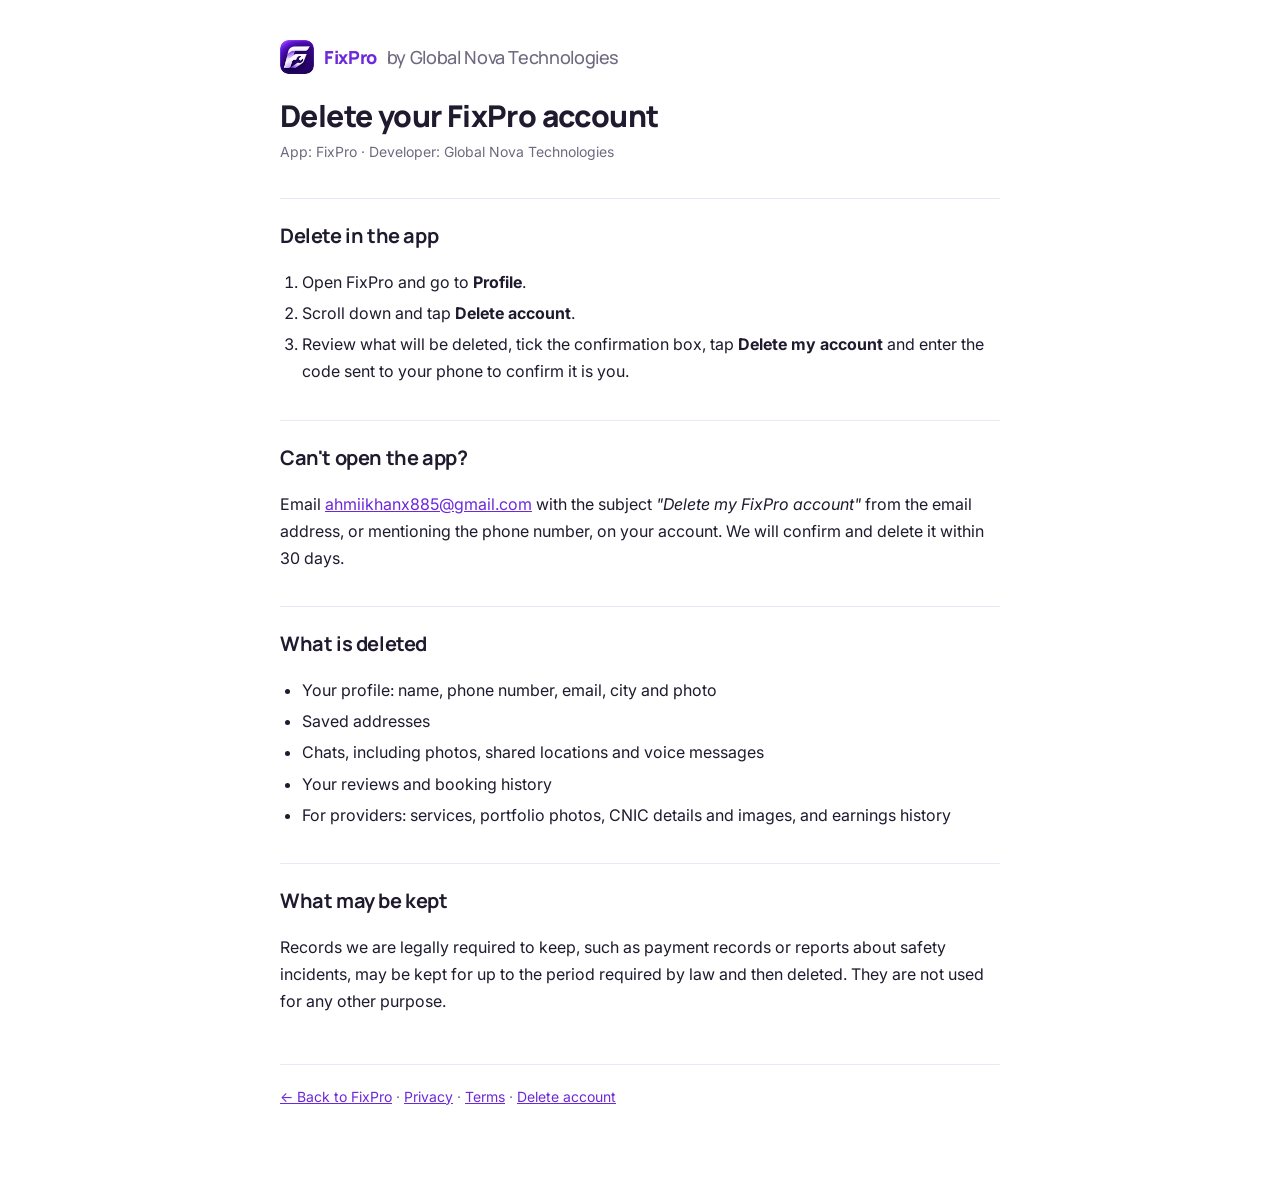
<file: delete-account.html>
<!doctype html>
<html lang="en">
<head>
<meta charset="utf-8">
<meta name="viewport" content="width=device-width, initial-scale=1">
<title>Delete your FixPro account</title>
<link rel="stylesheet" href="legal.css">
<link rel="icon" type="image/png" href="img/favicon.png">
</head>
<body>
<main>
<a class="brand" href="index.html"><img src="img/fixpro-symbol-128.png" alt="" width="34" height="34">FixPro <span>by Global Nova Technologies</span></a>
<h1>Delete your FixPro account</h1>
<p class="meta">App: FixPro · Developer: Global Nova Technologies</p>

<h2>Delete in the app</h2>
<ol>
<li>Open FixPro and go to <strong>Profile</strong>.</li>
<li>Scroll down and tap <strong>Delete account</strong>.</li>
<li>Review what will be deleted, tick the confirmation box, tap <strong>Delete my account</strong> and enter the code sent to your phone to confirm it is you.</li>
</ol>

<h2>Can't open the app?</h2>
<p>Email <a href="mailto:ahmiikhanx885@gmail.com?subject=Delete%20my%20FixPro%20account">ahmiikhanx885@gmail.com</a> with the subject <em>"Delete my FixPro account"</em> from the email address, or mentioning the phone number, on your account. We will confirm and delete it within 30 days.</p>

<h2>What is deleted</h2>
<ul>
<li>Your profile: name, phone number, email, city and photo</li>
<li>Saved addresses</li>
<li>Chats, including photos, shared locations and voice messages</li>
<li>Your reviews and booking history</li>
<li>For providers: services, portfolio photos, CNIC details and images, and earnings history</li>
</ul>

<h2>What may be kept</h2>
<p>Records we are legally required to keep, such as payment records or reports about safety incidents, may be kept for up to the period required by law and then deleted. They are not used for any other purpose.</p>
<p class="back"><a href="index.html">&larr; Back to FixPro</a> · <a href="privacy.html">Privacy</a> · <a href="terms.html">Terms</a> · <a href="delete-account.html">Delete account</a></p>
</main>
</body>
</html>
</file>
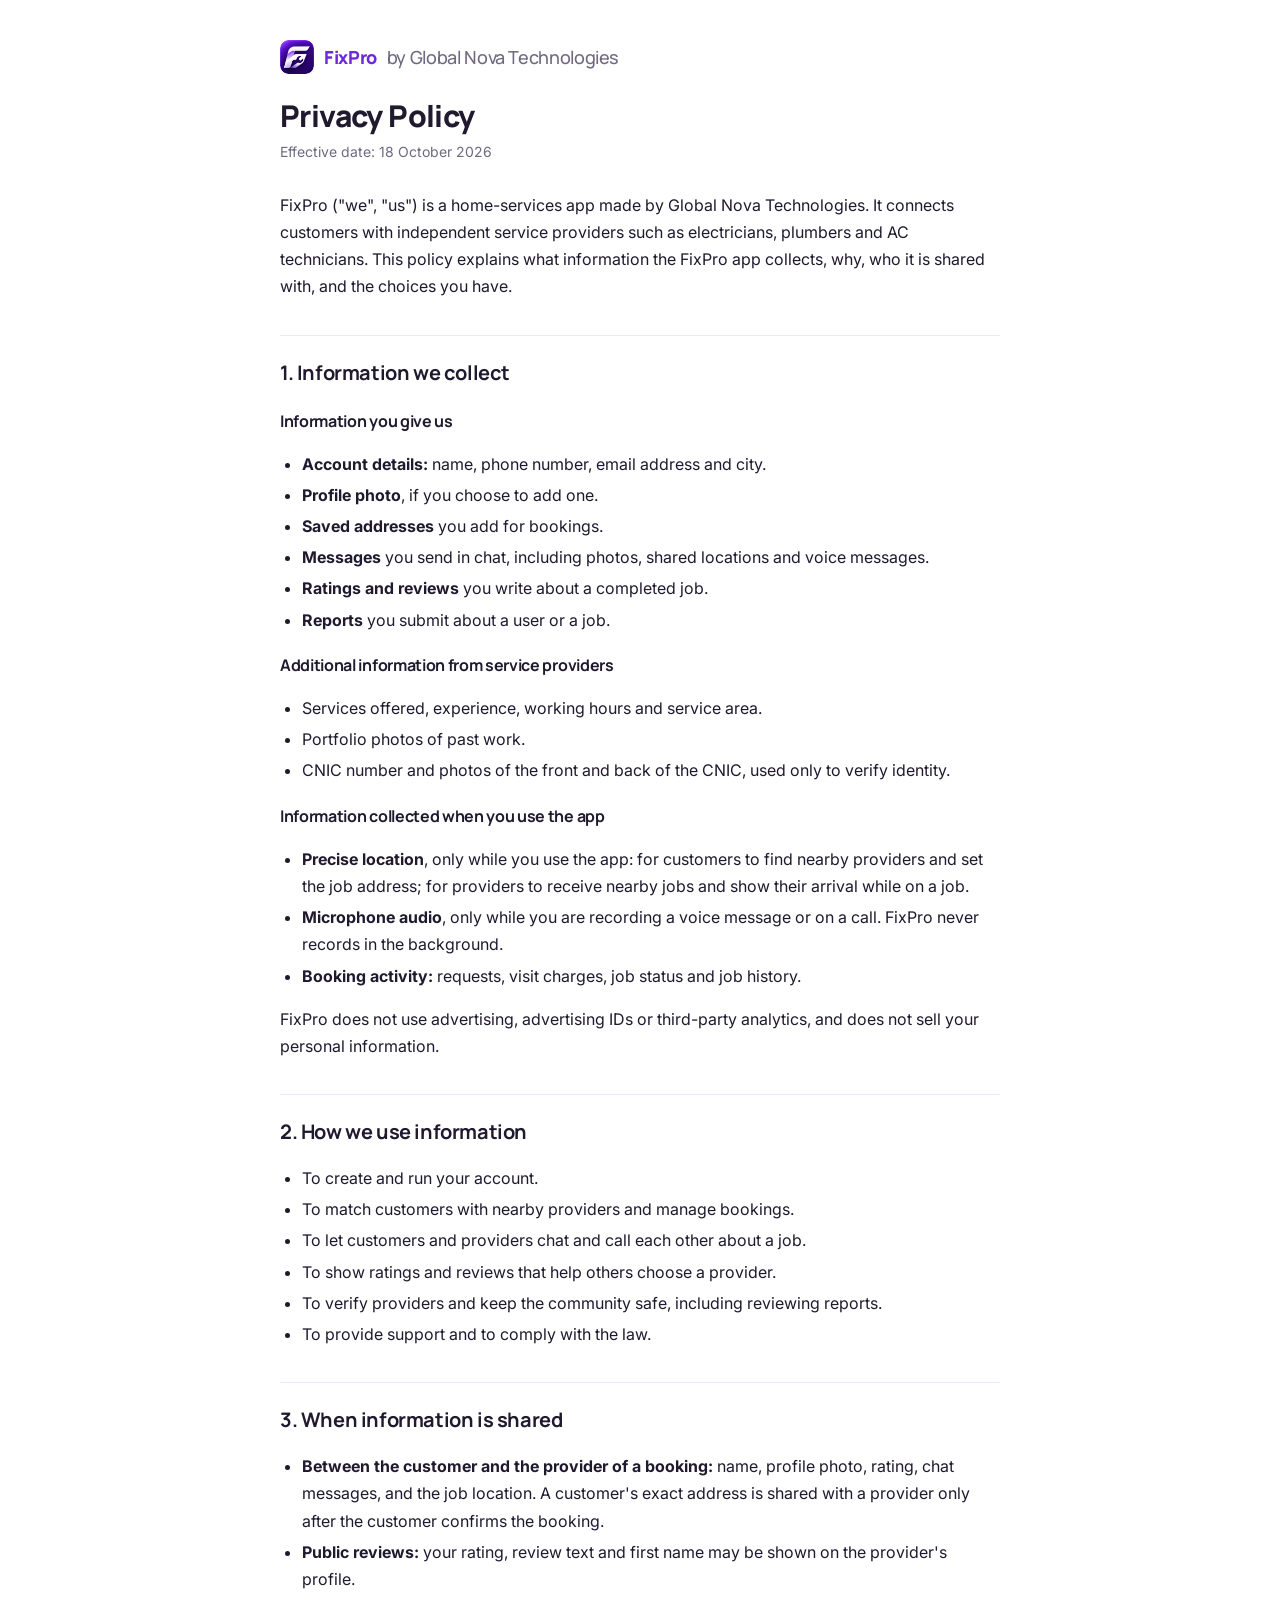
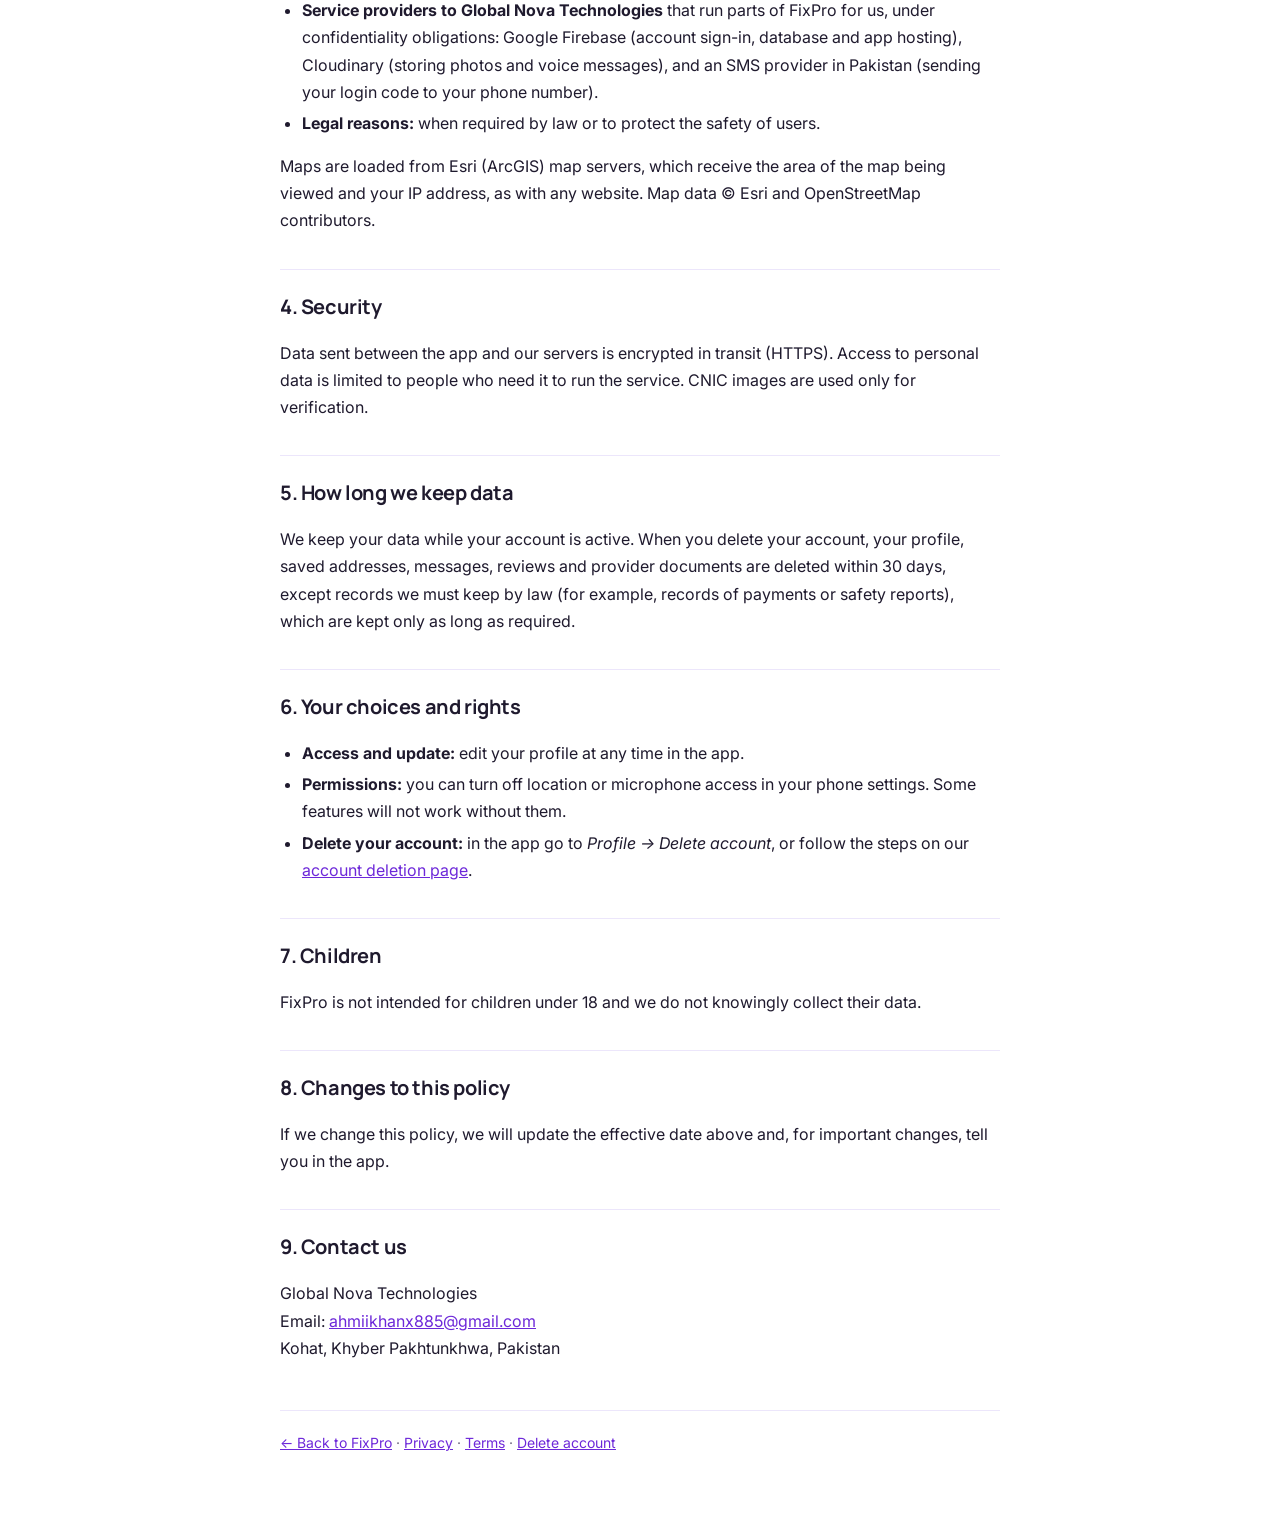
<file: privacy.html>
<!doctype html>
<html lang="en">
<head>
<meta charset="utf-8">
<meta name="viewport" content="width=device-width, initial-scale=1">
<title>FixPro Privacy Policy</title>
<link rel="stylesheet" href="legal.css">
<link rel="icon" type="image/png" href="img/favicon.png">
</head>
<body>
<main>
<a class="brand" href="index.html"><img src="img/fixpro-symbol-128.png" alt="" width="34" height="34">FixPro <span>by Global Nova Technologies</span></a>
<h1>Privacy Policy</h1>
<p class="meta">Effective date: 18 October 2026</p>

<p>FixPro ("we", "us") is a home-services app made by Global Nova Technologies. It connects customers with independent service providers such as electricians, plumbers and AC technicians. This policy explains what information the FixPro app collects, why, who it is shared with, and the choices you have.</p>

<h2>1. Information we collect</h2>
<h3>Information you give us</h3>
<ul>
<li><strong>Account details:</strong> name, phone number, email address and city.</li>
<li><strong>Profile photo</strong>, if you choose to add one.</li>
<li><strong>Saved addresses</strong> you add for bookings.</li>
<li><strong>Messages</strong> you send in chat, including photos, shared locations and voice messages.</li>
<li><strong>Ratings and reviews</strong> you write about a completed job.</li>
<li><strong>Reports</strong> you submit about a user or a job.</li>
</ul>
<h3>Additional information from service providers</h3>
<ul>
<li>Services offered, experience, working hours and service area.</li>
<li>Portfolio photos of past work.</li>
<li>CNIC number and photos of the front and back of the CNIC, used only to verify identity.</li>
</ul>
<h3>Information collected when you use the app</h3>
<ul>
<li><strong>Precise location</strong>, only while you use the app: for customers to find nearby providers and set the job address; for providers to receive nearby jobs and show their arrival while on a job.</li>
<li><strong>Microphone audio</strong>, only while you are recording a voice message or on a call. FixPro never records in the background.</li>
<li><strong>Booking activity:</strong> requests, visit charges, job status and job history.</li>
</ul>
<p>FixPro does not use advertising, advertising IDs or third-party analytics, and does not sell your personal information.</p>

<h2>2. How we use information</h2>
<ul>
<li>To create and run your account.</li>
<li>To match customers with nearby providers and manage bookings.</li>
<li>To let customers and providers chat and call each other about a job.</li>
<li>To show ratings and reviews that help others choose a provider.</li>
<li>To verify providers and keep the community safe, including reviewing reports.</li>
<li>To provide support and to comply with the law.</li>
</ul>

<h2>3. When information is shared</h2>
<ul>
<li><strong>Between the customer and the provider of a booking:</strong> name, profile photo, rating, chat messages, and the job location. A customer's exact address is shared with a provider only after the customer confirms the booking.</li>
<li><strong>Public reviews:</strong> your rating, review text and first name may be shown on the provider's profile.</li>
<li><strong>Service providers to Global Nova Technologies</strong> that run parts of FixPro for us, under confidentiality obligations: Google Firebase (account sign-in, database and app hosting), Cloudinary (storing photos and voice messages), and an SMS provider in Pakistan (sending your login code to your phone number).</li>
<li><strong>Legal reasons:</strong> when required by law or to protect the safety of users.</li>
</ul>
<p>Maps are loaded from Esri (ArcGIS) map servers, which receive the area of the map being viewed and your IP address, as with any website. Map data © Esri and OpenStreetMap contributors.</p>

<h2>4. Security</h2>
<p>Data sent between the app and our servers is encrypted in transit (HTTPS). Access to personal data is limited to people who need it to run the service. CNIC images are used only for verification.</p>

<h2>5. How long we keep data</h2>
<p>We keep your data while your account is active. When you delete your account, your profile, saved addresses, messages, reviews and provider documents are deleted within 30 days, except records we must keep by law (for example, records of payments or safety reports), which are kept only as long as required.</p>

<h2>6. Your choices and rights</h2>
<ul>
<li><strong>Access and update:</strong> edit your profile at any time in the app.</li>
<li><strong>Permissions:</strong> you can turn off location or microphone access in your phone settings. Some features will not work without them.</li>
<li><strong>Delete your account:</strong> in the app go to <em>Profile → Delete account</em>, or follow the steps on our <a href="delete-account.html">account deletion page</a>.</li>
</ul>

<h2>7. Children</h2>
<p>FixPro is not intended for children under 18 and we do not knowingly collect their data.</p>

<h2>8. Changes to this policy</h2>
<p>If we change this policy, we will update the effective date above and, for important changes, tell you in the app.</p>

<h2>9. Contact us</h2>
<p>Global Nova Technologies<br>Email: <a href="mailto:ahmiikhanx885@gmail.com">ahmiikhanx885@gmail.com</a><br>Kohat, Khyber Pakhtunkhwa, Pakistan</p>
<p class="back"><a href="index.html">&larr; Back to FixPro</a> · <a href="privacy.html">Privacy</a> · <a href="terms.html">Terms</a> · <a href="delete-account.html">Delete account</a></p>
</main>
</body>
</html>
</file>
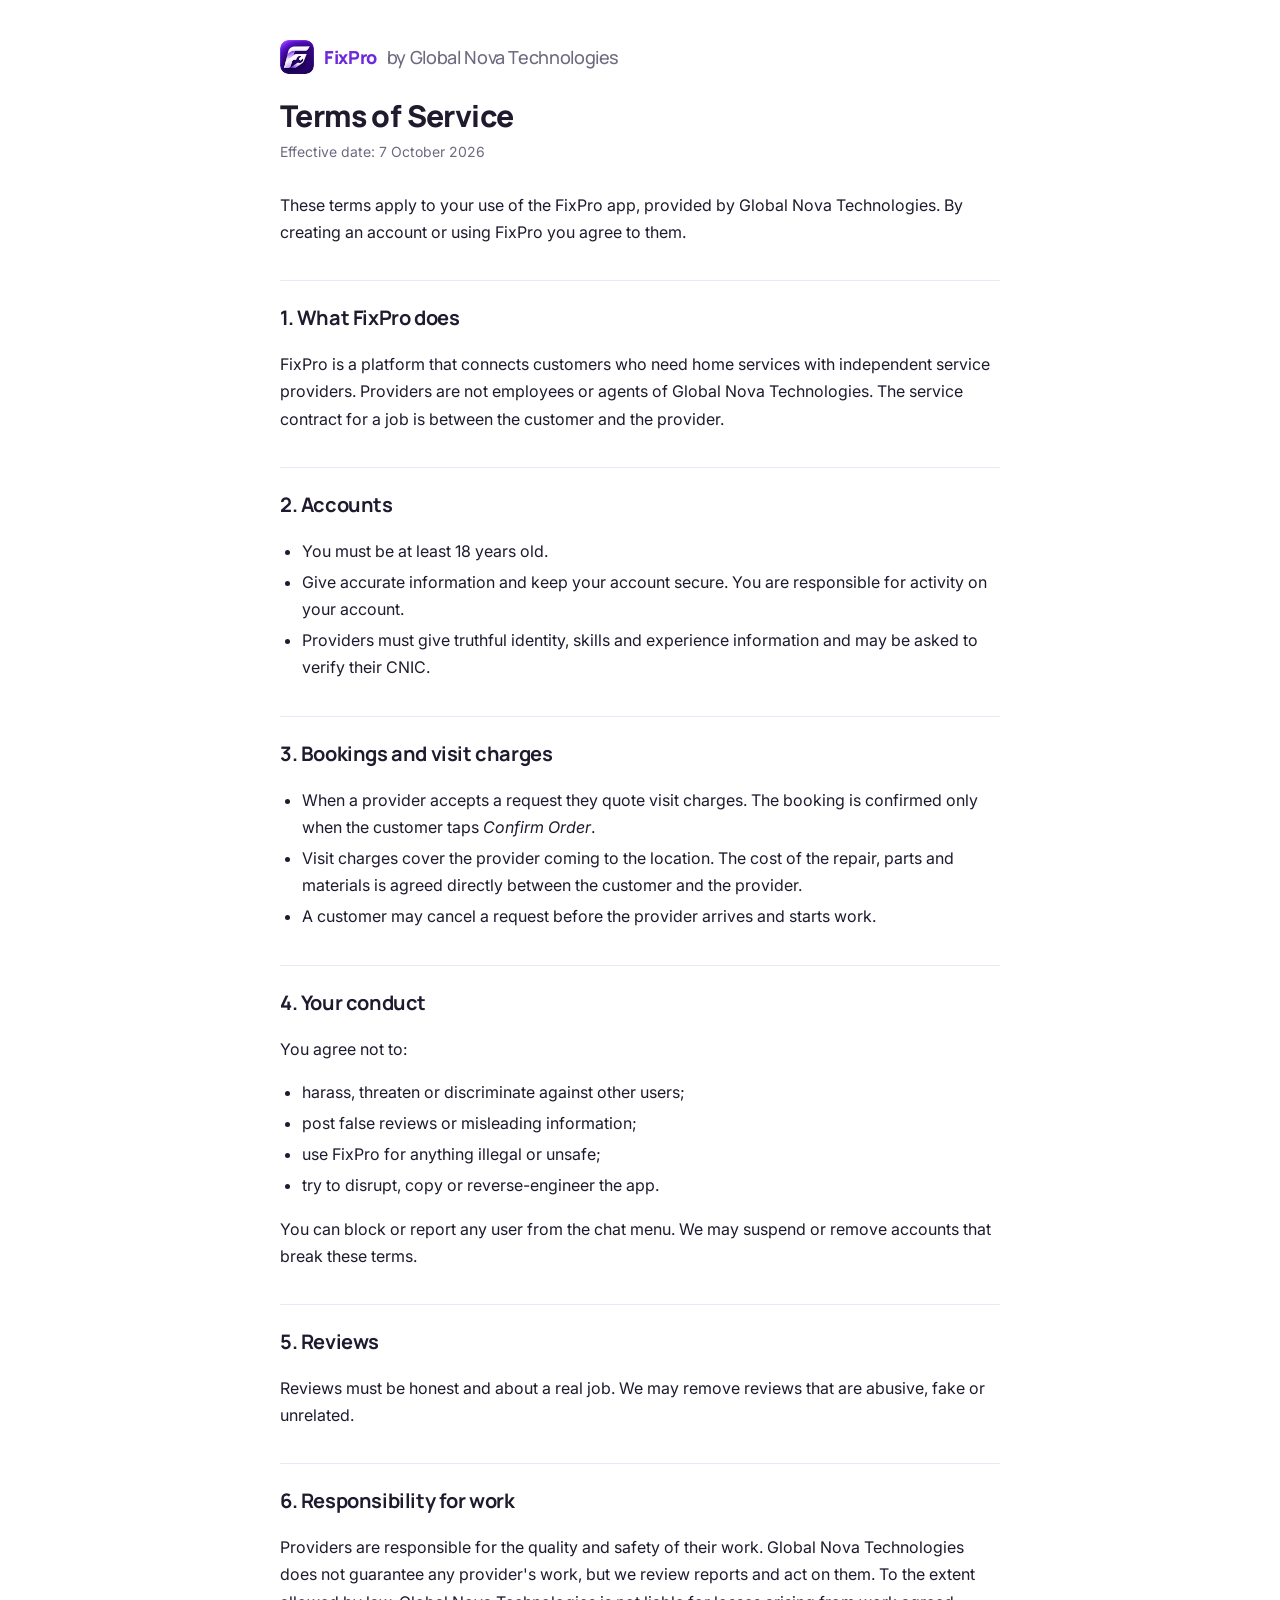
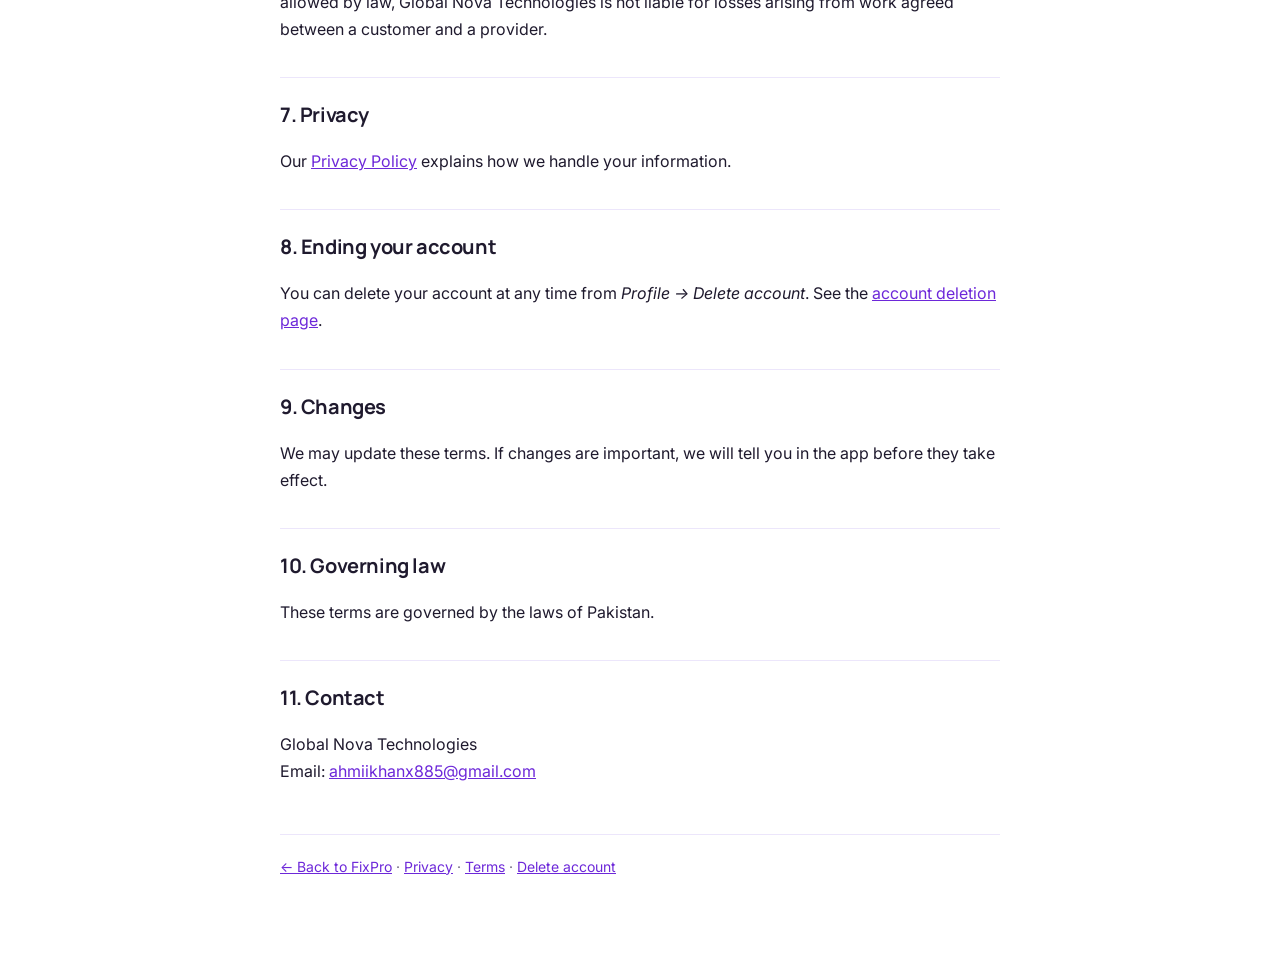
<file: terms.html>
<!doctype html>
<html lang="en">
<head>
<meta charset="utf-8">
<meta name="viewport" content="width=device-width, initial-scale=1">
<title>FixPro Terms of Service</title>
<link rel="stylesheet" href="legal.css">
<link rel="icon" type="image/png" href="img/favicon.png">
</head>
<body>
<main>
<a class="brand" href="index.html"><img src="img/fixpro-symbol-128.png" alt="" width="34" height="34">FixPro <span>by Global Nova Technologies</span></a>
<h1>Terms of Service</h1>
<p class="meta">Effective date: 7 October 2026</p>

<p>These terms apply to your use of the FixPro app, provided by Global Nova Technologies. By creating an account or using FixPro you agree to them.</p>

<h2>1. What FixPro does</h2>
<p>FixPro is a platform that connects customers who need home services with independent service providers. Providers are not employees or agents of Global Nova Technologies. The service contract for a job is between the customer and the provider.</p>

<h2>2. Accounts</h2>
<ul>
<li>You must be at least 18 years old.</li>
<li>Give accurate information and keep your account secure. You are responsible for activity on your account.</li>
<li>Providers must give truthful identity, skills and experience information and may be asked to verify their CNIC.</li>
</ul>

<h2>3. Bookings and visit charges</h2>
<ul>
<li>When a provider accepts a request they quote visit charges. The booking is confirmed only when the customer taps <em>Confirm Order</em>.</li>
<li>Visit charges cover the provider coming to the location. The cost of the repair, parts and materials is agreed directly between the customer and the provider.</li>
<li>A customer may cancel a request before the provider arrives and starts work.</li>
</ul>

<h2>4. Your conduct</h2>
<p>You agree not to:</p>
<ul>
<li>harass, threaten or discriminate against other users;</li>
<li>post false reviews or misleading information;</li>
<li>use FixPro for anything illegal or unsafe;</li>
<li>try to disrupt, copy or reverse-engineer the app.</li>
</ul>
<p>You can block or report any user from the chat menu. We may suspend or remove accounts that break these terms.</p>

<h2>5. Reviews</h2>
<p>Reviews must be honest and about a real job. We may remove reviews that are abusive, fake or unrelated.</p>

<h2>6. Responsibility for work</h2>
<p>Providers are responsible for the quality and safety of their work. Global Nova Technologies does not guarantee any provider's work, but we review reports and act on them. To the extent allowed by law, Global Nova Technologies is not liable for losses arising from work agreed between a customer and a provider.</p>

<h2>7. Privacy</h2>
<p>Our <a href="privacy.html">Privacy Policy</a> explains how we handle your information.</p>

<h2>8. Ending your account</h2>
<p>You can delete your account at any time from <em>Profile → Delete account</em>. See the <a href="delete-account.html">account deletion page</a>.</p>

<h2>9. Changes</h2>
<p>We may update these terms. If changes are important, we will tell you in the app before they take effect.</p>

<h2>10. Governing law</h2>
<p>These terms are governed by the laws of Pakistan.</p>

<h2>11. Contact</h2>
<p>Global Nova Technologies<br>Email: <a href="mailto:ahmiikhanx885@gmail.com">ahmiikhanx885@gmail.com</a></p>
<p class="back"><a href="index.html">&larr; Back to FixPro</a> · <a href="privacy.html">Privacy</a> · <a href="terms.html">Terms</a> · <a href="delete-account.html">Delete account</a></p>
</main>
</body>
</html>
</file>
<file: legal.css>
@import url("https://fonts.googleapis.com/css2?family=Inter:wght@400..700&family=Manrope:wght@600..800&display=swap");
:root {
  --bg: #ffffff;
  --text: #1f1a2e;
  --muted: #6f6980;
  --accent: #6d28d9;
  --line: #ece6fb;
}
@media (prefers-color-scheme: dark) {
  :root {
    --bg: #0e0820;
    --text: #f1edfb;
    --muted: #a59dbd;
    --accent: #c4b5fd;
    --line: #2a1f4a;
  }
}
* { box-sizing: border-box; }
body {
  margin: 0;
  background: var(--bg);
  color: var(--text);
  font: 16px/1.7 "Inter", -apple-system, "Segoe UI", Roboto, Helvetica, Arial, sans-serif;
  -webkit-font-smoothing: antialiased;
}
main { max-width: 760px; margin: 0 auto; padding: 40px 20px 64px; }
.brand { display: inline-flex; align-items: center; gap: 10px; font-weight: 800; font-size: 18px; color: var(--accent); margin: 0 0 24px; text-decoration: none; }
.brand img { border-radius: 24%; }
.back { margin-top: 48px; padding-top: 20px; border-top: 1px solid var(--line); font-size: 14px; color: var(--muted); }
.brand span { font-weight: 500; color: var(--muted); }
h1 { font-size: 30px; line-height: 1.2; margin: 0 0 6px; }
.meta { color: var(--muted); margin: 0 0 28px; font-size: 14px; }
h2 { font-size: 20px; margin: 34px 0 10px; padding-top: 20px; border-top: 1px solid var(--line); }
h3 { font-size: 16px; margin: 18px 0 6px; }
ul, ol { padding-left: 22px; }
li { margin: 4px 0; }
a { color: var(--accent); }
h1, h2, h3, .brand { font-family: "Manrope", "Inter", sans-serif; letter-spacing: -0.02em; }
h1 { font-weight: 800; }
h2, h3 { font-weight: 700; }
</file>
